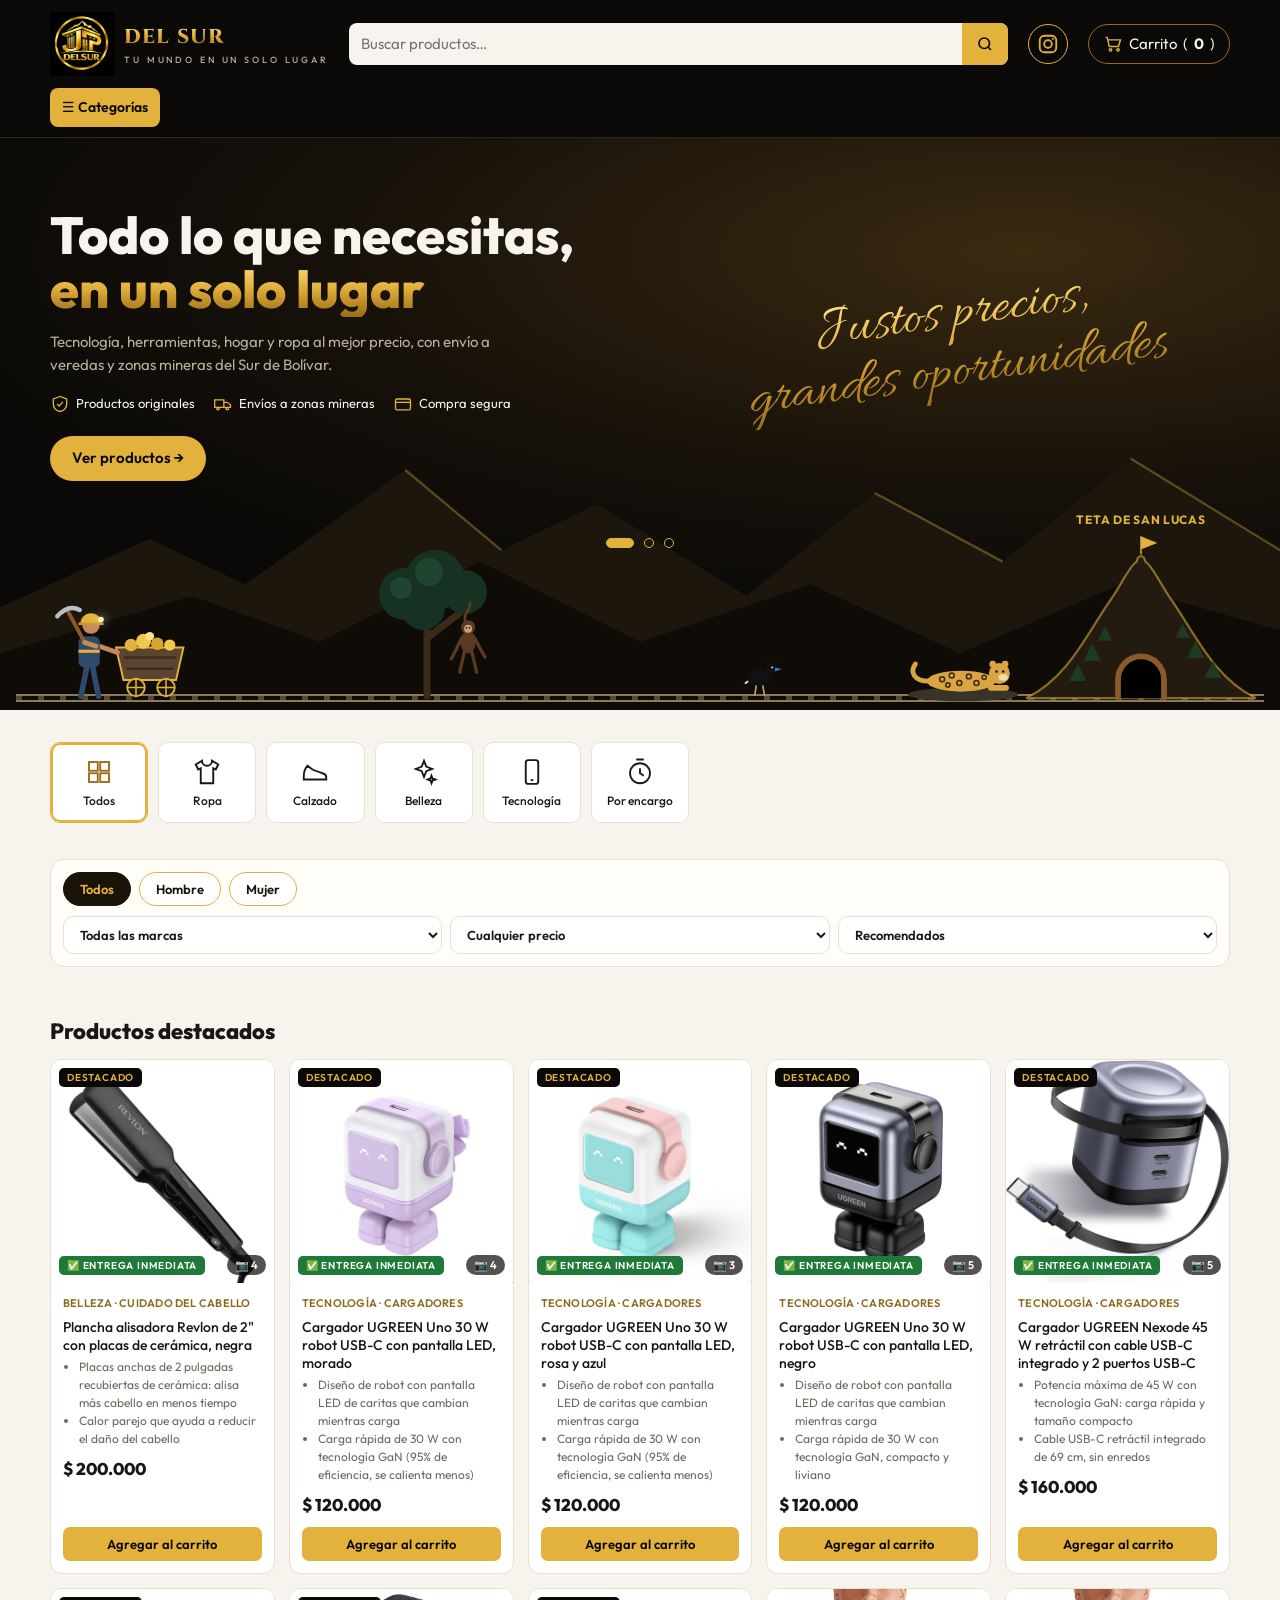
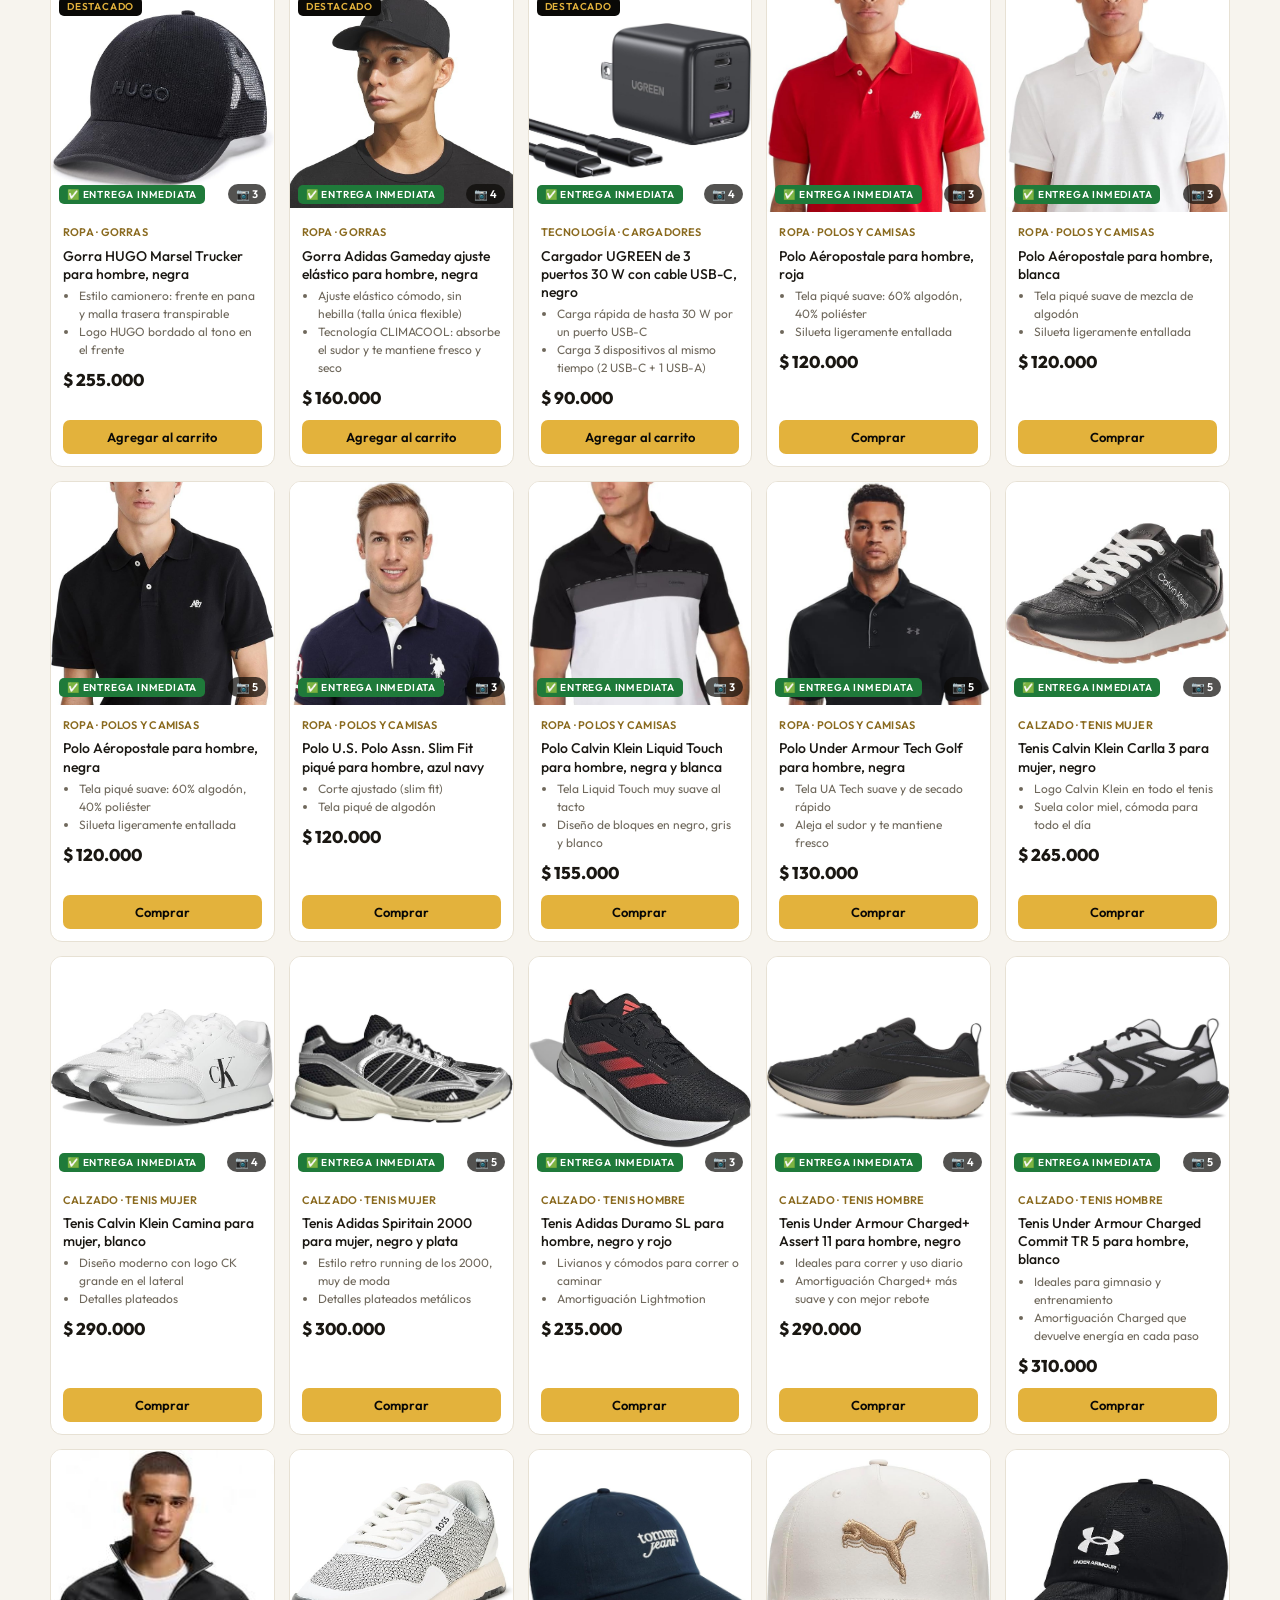
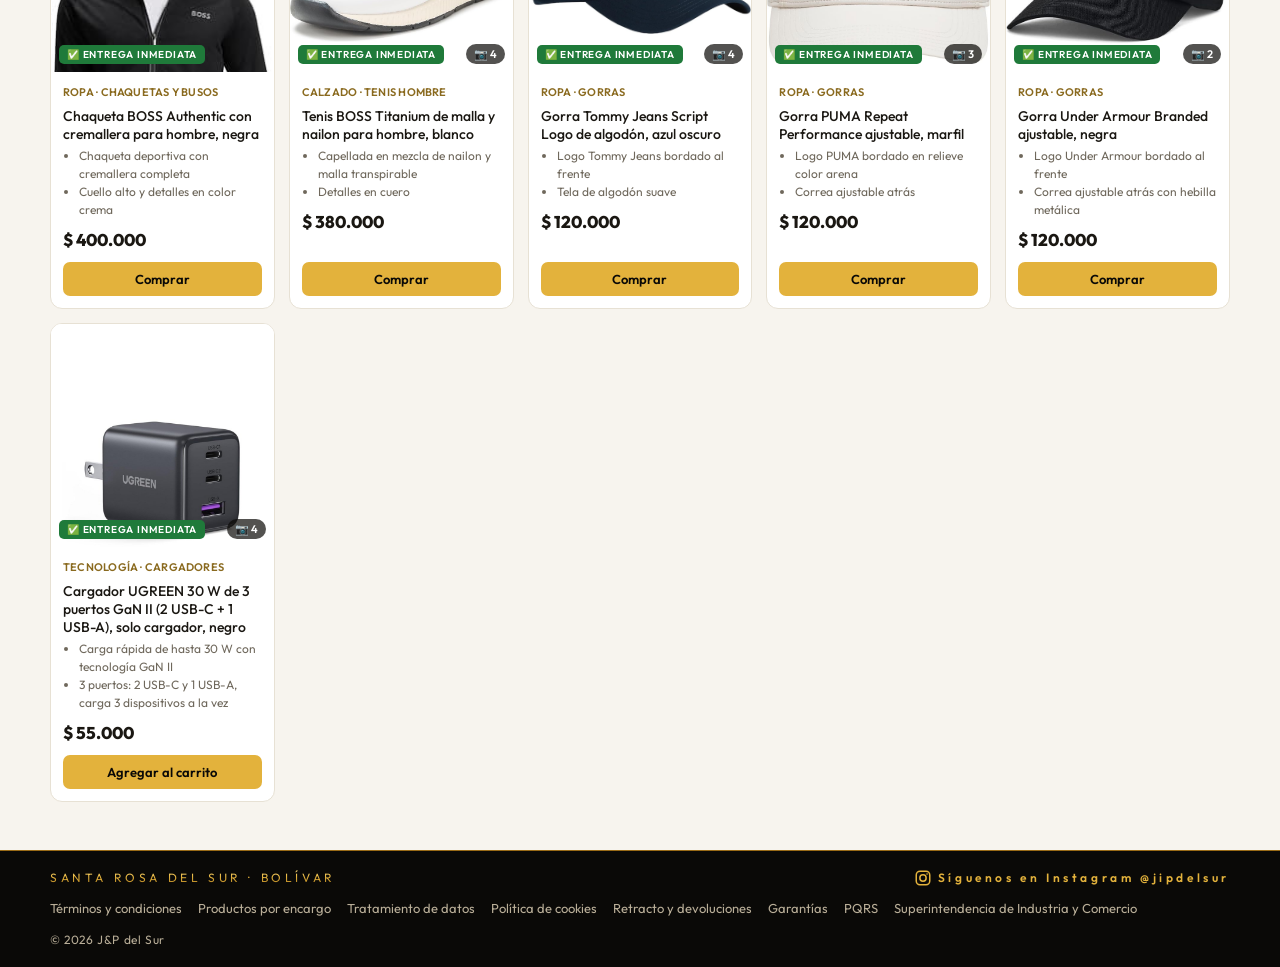
<file: index.html>
<!doctype html>
<html lang="es">
<head>
<meta charset="utf-8">
<meta name="viewport" content="width=device-width, initial-scale=1, viewport-fit=cover">
<title>J&amp;P del Sur · Tu mundo en un solo lugar</title>
<meta name="description" content="Tecnología, herramientas, hogar y ropa al mejor precio, con envío a veredas y zonas mineras del Sur de Bolívar.">
<meta name="theme-color" content="#0a0907">
<link rel="icon" href="favicon.png" type="image/png">
<link rel="apple-touch-icon" href="img/logo-180.png">
<link rel="preconnect" href="https://fonts.googleapis.com">
<link rel="preconnect" href="https://fonts.gstatic.com" crossorigin>
<link rel="stylesheet" href="https://fonts.googleapis.com/css2?family=Cinzel:wght@600;800&family=Outfit:wght@400;500;600;800&family=Allura&display=swap">
<link rel="stylesheet" href="styles.css?v=202610200257">
<link rel="stylesheet" href="mina.css?v=202610200257">
</head>
<body>

<svg width="0" height="0" style="position:absolute" aria-hidden="true">
  <defs>
    <linearGradient id="g" x1="0" y1="0" x2="0" y2="1"><stop offset="0" stop-color="#ffe08a"/><stop offset=".5" stop-color="#e3b23c"/><stop offset="1" stop-color="#9a6b17"/></linearGradient>
    <symbol id="mark" viewBox="0 0 120 92">
      <path d="M20 30 L52 12 L60 4 L66 10 L74 8 L100 30 Z" fill="url(#g)"/>
      <rect x="12" y="30" width="96" height="6" rx="1" fill="url(#g)"/>
      <text x="60" y="84" text-anchor="middle" font-family="Cinzel,Georgia,serif" font-weight="800" font-size="52" fill="url(#g)" letter-spacing="-2">J&amp;P</text>
      <path d="M4 88 Q60 78 116 88" stroke="url(#g)" stroke-width="2" fill="none"/>
    </symbol>
  </defs>
</svg>

<header class="gutter">
  <div class="in top">
    <a class="logo" href="#inicio" aria-label="J&amp;P del Sur, inicio">
      <img src="img/logo-180.png" alt="J&amp;P del Sur" width="64" height="64">
      <span class="name"><b class="goldtxt">DEL SUR</b><span>TU MUNDO EN UN SOLO LUGAR</span></span>
    </a>
    <form class="search" role="search" id="buscar">
      <input id="q" type="search" placeholder="Buscar productos…" aria-label="Buscar productos">
      <button aria-label="Buscar"><svg width="18" height="18" viewBox="0 0 24 24" fill="none" stroke="#0a0907" stroke-width="2.2"><circle cx="11" cy="11" r="7"/><path d="m20 20-4-4"/></svg></button>
    </form>
    <a class="igbtn" href="https://www.instagram.com/jipdelsur/" target="_blank" rel="noopener" aria-label="Instagram de J&amp;P del Sur" title="Síguenos en Instagram"><svg viewBox="0 0 24 24" width="22" height="22" fill="none" stroke="currentColor" stroke-width="2"><rect x="3" y="3" width="18" height="18" rx="5"/><circle cx="12" cy="12" r="4.2"/><circle cx="17.4" cy="6.6" r="1.1" fill="currentColor" stroke="none"/></svg></a>
    <button class="cartbtn" id="abrirCarrito" type="button" aria-label="Abrir carrito">
      <svg viewBox="0 0 24 24"><path d="M3 4h2l2.5 11h11L21 7H6.5"/><circle cx="9" cy="19" r="1.5"/><circle cx="18" cy="19" r="1.5"/></svg>
      <span class="ct">Carrito</span> (<b id="nCart">0</b>)
    </button>
  </div>
  <nav class="in cats" id="nav" aria-label="Categorías"></nav>
</header>

<section class="hero gutter" id="inicio">
  <svg class="mtn" viewBox="0 0 1200 300" preserveAspectRatio="none" aria-hidden="true">
    <path d="M0 300 L0 210 L140 150 L230 190 L380 90 L470 160 L560 120 L700 200 L820 110 L940 170 L1060 80 L1200 160 L1200 300 Z" fill="#1c160d"/>
    <path d="M0 300 L0 250 L180 200 L300 240 L450 170 L600 240 L760 190 L900 250 L1050 190 L1200 230 L1200 300 Z" fill="#0f0c08"/>
    <path d="M380 90 L470 160 M1060 80 L1200 160 M820 110 L940 170" stroke="#e3b23c" stroke-opacity=".35" stroke-width="2" fill="none"/>
  </svg>
  <div class="in slides" id="slides" aria-roledescription="carrusel">
    <div class="slide on" aria-roledescription="panel" aria-label="1 de 3">
      <div>
        <h1 class="a1">Todo lo que necesitas, <span class="goldtxt">en un solo lugar</span></h1>
        <p class="a2">Tecnología, herramientas, hogar y ropa al mejor precio, con envío a veredas y zonas mineras del Sur de Bolívar.</p>
        <div class="trust a3">
          <span><svg viewBox="0 0 24 24"><path d="M12 3 4 6v6c0 5 3.5 8 8 9 4.5-1 8-4 8-9V6z"/><path d="m8.5 12 2.5 2.5 4.5-5"/></svg>Productos originales</span>
          <span><svg viewBox="0 0 24 24"><path d="M2 7h11v9H2zM13 10h4l4 3v3h-8"/><circle cx="6" cy="17.5" r="1.5"/><circle cx="17" cy="17.5" r="1.5"/></svg>Envíos a zonas mineras</span>
          <span><svg viewBox="0 0 24 24"><rect x="3" y="6" width="18" height="13" rx="2"/><path d="M3 10h18"/></svg>Compra segura</span>
        </div>
        <a class="cta a4" href="#vitrina">Ver productos →</a>
      </div>
      <div class="slogan goldtxt a2">Justos precios,<br>grandes oportunidades</div>
    </div>
    <div class="slide sur" aria-roledescription="panel" aria-label="2 de 3" aria-hidden="true">
      <div>
        <h2 class="big a1">Hecho con orgullo en el <span class="goldtxt">Sur de Bolívar</span></h2>
        <p class="a2">A los pies de la Teta de San Lucas, entre minas, veredas y montaña, nació J&amp;P del Sur: para que lo mejor del mundo llegue a nuestra tierra.</p>
        <div class="fauna a3">
          <span>🐆 Jaguar</span><span>🐦 Paujil de pico azul</span><span>🐒 Mono araña</span><span>⛏️ Tierra de oro</span>
        </div>
        <a class="cta a4" href="#vitrina">Ver productos →</a>
      </div>
      <figure class="postal a2">
        <svg viewBox="0 0 400 300" role="img" aria-label="Ilustración de la Teta de San Lucas al amanecer">
          <defs>
            <linearGradient id="cielo" x1="0" y1="0" x2="0" y2="1"><stop offset="0" stop-color="#1d2b4a"/><stop offset=".55" stop-color="#c9773a"/><stop offset="1" stop-color="#f2c46b"/></linearGradient>
            <linearGradient id="teta" x1="0" y1="0" x2="0" y2="1"><stop offset="0" stop-color="#2f4a3a"/><stop offset="1" stop-color="#14231a"/></linearGradient>
          </defs>
          <rect width="400" height="300" fill="url(#cielo)"/>
          <circle cx="300" cy="150" r="34" fill="#ffe3a0" opacity=".9"/>
          <path d="M0 210 C60 190 90 170 130 175 C170 180 200 150 250 160 C300 170 340 150 400 165 V300 H0Z" fill="#3a4f5c" opacity=".55"/>
          <path d="M60 300 C110 250 140 190 170 130 C182 105 190 82 196 72 C197 62 205 62 206 72 C212 82 220 105 232 130 C262 190 292 250 342 300Z" fill="url(#teta)"/>
          <path d="M196 72 C197 62 205 62 206 72" stroke="#f2c46b" stroke-width="2" fill="none" opacity=".7"/>
          <path d="M0 240 C70 225 120 245 180 238 C250 230 320 250 400 235 V300 H0Z" fill="#16261b"/>
          <path d="M0 270 C80 258 150 275 220 266 C290 258 340 272 400 262 V300 H0Z" fill="#0d1710"/>
          <g fill="#0d1710"><path d="M30 262 l8 -22 l8 22z"/><path d="M48 266 l6 -16 l6 16z"/><path d="M352 258 l8 -24 l8 24z"/><path d="M372 262 l6 -16 l6 16z"/></g>
          <g stroke="#0d1710" stroke-width="2" fill="none"><path d="M90 110 q5 -5 10 0 q5 -5 10 0"/><path d="M120 95 q4 -4 8 0 q4 -4 8 0"/></g>
        </svg>
        <figcaption>Teta de San Lucas · Serranía de San Lucas</figcaption>
      </figure>
    </div>
    <div class="slide" aria-roledescription="panel" aria-label="3 de 3" aria-hidden="true">
      <div>
        <h2 class="big a1">Envíos <span class="goldtxt">a toda Colombia</span></h2>
        <p class="a2">Llegamos también a veredas, corregimientos y minas del Sur de Bolívar.</p>
        <ul class="envlist a3">
          <li><b>Santa Rosa del Sur</b> · envío gratis el mismo día</li>
          <li><b>Veredas y minas</b> · con transportador local</li>
          <li><b>Resto del país</b> · eliges tu departamento y municipio en el carrito</li>
        </ul>
        <a class="cta a4" href="#vitrina">Ver productos →</a>
      </div>
      <div class="truck a2"><img class="mk" src="img/logo.png" alt="" width="200" height="200"></div>
    </div>
  </div>
  <div class="dots" id="dots" role="tablist" aria-label="Paneles"></div>
  <div class="mina" id="mina">
    <div class="birds" aria-hidden="true"><i></i><i></i><i></i></div>
    <div class="riel" aria-hidden="true"></div>
    <div class="arbol" aria-hidden="true">
      <svg viewBox="0 0 140 150"><path d="M62 150 V70 M62 92 L104 60" stroke="#3b2a18" stroke-width="7" stroke-linecap="round"/><g fill="#173222"><circle cx="40" cy="48" r="26"/><circle cx="70" cy="34" r="30"/><circle cx="100" cy="46" r="22"/><circle cx="58" cy="62" r="22"/></g><g fill="#1f4430"><circle cx="64" cy="26" r="14"/><circle cx="36" cy="42" r="11"/></g></svg>
    </div>
    <button type="button" class="animal mono" data-k="mono" aria-label="Mono araña café: toca para ver un dato">
      <svg viewBox="0 0 60 92" aria-hidden="true"><path d="M30 0 C31 9 22 10 25 20" stroke="#5b3a22" stroke-width="3" fill="none" stroke-linecap="round"/><g stroke="#5b3a22" stroke-width="3.5" stroke-linecap="round"><path d="M22 36 L10 60"/><path d="M34 36 L46 58"/><path d="M24 52 L19 74"/><path d="M32 52 L37 74"/></g><ellipse cx="28" cy="42" rx="8" ry="12" fill="#5b3a22"/><circle cx="28" cy="26" r="7.5" fill="#5b3a22"/><circle cx="28" cy="27.5" r="4.3" fill="#c9a27a"/><circle cx="26.4" cy="26.5" r=".9" fill="#1a1008"/><circle cx="29.6" cy="26.5" r=".9" fill="#1a1008"/></svg>
    </button>
    <button type="button" class="animal paujil" data-k="paujil" aria-label="Paujil de pico azul: toca para ver un dato">
      <svg viewBox="0 0 54 50" aria-hidden="true"><path d="M33 9 q2 -6 5 -2 q2 -5 5 -1 q2 -4 4 0" stroke="#111" stroke-width="2.4" fill="none" stroke-linecap="round"/><ellipse cx="24" cy="27" rx="15" ry="10" fill="#111"/><path d="M9 26 L2 36 L12 32Z" fill="#111"/><path d="M6 34 L10 31" stroke="#f4f0e6" stroke-width="2"/><circle cx="38" cy="15" r="6.5" fill="#111"/><path d="M43 14 L51 16 L43 19Z" fill="#3b7bd4"/><circle cx="39.5" cy="14" r="1.1" fill="#f4f0e6"/><path d="M20 36 L18 49 M28 36 L30 49" stroke="#b9a37a" stroke-width="2"/></svg>
    </button>
    <button type="button" class="animal jaguar" data-k="jaguar" aria-label="Jaguar: toca para ver un dato">
      <svg viewBox="0 0 130 60" aria-hidden="true"><ellipse cx="62" cy="54" rx="58" ry="7" fill="#3a3328"/><path class="cola" d="M26 40 C10 40 6 30 12 22" stroke="#d9a441" stroke-width="5" fill="none" stroke-linecap="round"/><ellipse cx="60" cy="40" rx="36" ry="11" fill="#d9a441"/><rect x="88" y="44" width="22" height="6" rx="3" fill="#d9a441"/><g class="cabeza"><circle cx="100" cy="32" r="11" fill="#d9a441"/><circle cx="93" cy="22" r="3.5" fill="#d9a441"/><circle cx="106" cy="22" r="3.5" fill="#d9a441"/><ellipse cx="104" cy="36" rx="5" ry="3.5" fill="#f2dcae"/><circle cx="97" cy="30" r="1.3" fill="#1a1008"/><circle cx="104" cy="30" r="1.3" fill="#1a1008"/></g><g fill="none" stroke="#3b2a12" stroke-width="1.6"><circle cx="40" cy="38" r="2.6"/><circle cx="50" cy="34" r="2.6"/><circle cx="58" cy="42" r="2.6"/><circle cx="68" cy="35" r="2.6"/><circle cx="76" cy="42" r="2.6"/><circle cx="84" cy="36" r="2.2"/><circle cx="46" cy="44" r="2.2"/></g></svg>
    </button>
    <button type="button" class="pico" data-k="teta" aria-label="Teta de San Lucas: toca para ver un dato">
      <svg viewBox="0 0 160 110" aria-hidden="true">
        <path d="M0 110 C30 96 44 62 60 40 C68 28 72 18 77 15 C78 10 82 10 83 15 C88 18 92 28 100 40 C116 62 130 96 160 110 Z" fill="#241b10" stroke="#e3b23c" stroke-opacity=".55" stroke-width="1.5"/>
        <path d="M40 84 l6 -12 l6 12z M112 82 l6 -12 l6 12z M50 70 l5 -10 l5 10z M104 68 l5 -10 l5 10z M30 98 l6 -12 l6 12z M124 96 l6 -12 l6 12z" fill="#1f3a22"/>
        <path d="M64 110 V97 a16 16 0 0 1 32 0 V110" fill="#000" stroke="#8a5a2b" stroke-width="4"/>
        <path d="M80 10 V-2 l10 4 l-10 4" fill="#e3b23c" stroke="#e3b23c" stroke-width="1"/>
      </svg>
      <span>Teta de San Lucas</span>
    </button>
    <button type="button" class="minero" id="minero" aria-label="Toca al minero para picar oro">
      <svg viewBox="0 0 120 80" aria-hidden="true">
        <g class="piernas"><path class="p1" d="M37 52 L32 77" /><path class="p2" d="M41 52 L46 77" /></g>
        <g class="carro">
          <path d="M60 38 H114 L108 64 H66 Z" fill="#5a4630" stroke="#e3b23c" stroke-width="1.5"/>
          <path d="M66 46 H108 M68 55 H106" stroke="#3b2d1d" stroke-width="2"/>
          <circle cx="72" cy="36" r="5" fill="#e3b23c"/><circle cx="82" cy="33" r="6" fill="#f2c84b"/><circle cx="93" cy="35" r="5" fill="#d9a531"/><circle cx="103" cy="36" r="4.5" fill="#f2c84b"/><circle cx="87" cy="29" r="3.5" fill="#ffe08a"/>
          <g class="rueda" style="transform-origin:76px 70px"><circle cx="76" cy="70" r="7" fill="#1a140c" stroke="#e3b23c" stroke-width="1.5"/><path d="M69 70 H83 M76 63 V77" stroke="#e3b23c" stroke-width="1.2"/></g>
          <g class="rueda" style="transform-origin:100px 70px"><circle cx="100" cy="70" r="7" fill="#1a140c" stroke="#e3b23c" stroke-width="1.5"/><path d="M93 70 H107 M100 63 V77" stroke="#e3b23c" stroke-width="1.2"/></g>
        </g>
        <path d="M44 36 L61 42" stroke="#c68a5a" stroke-width="4" stroke-linecap="round"/>
        <rect x="30" y="29" width="17" height="25" rx="5" fill="#2f4a6b"/>
        <path d="M30 41 H47" stroke="#e3b23c" stroke-width="2.5"/>
        <circle cx="40" cy="20" r="7" fill="#c68a5a"/>
        <path d="M31.5 19 a8.5 8.5 0 0 1 17 0 Z" fill="#e3b23c"/><path d="M30 19 H50" stroke="#c99a2e" stroke-width="2"/>
        <circle class="lampara" cx="48" cy="15.5" r="2.2" fill="#fff6c0"/>
        <g class="pica" style="transform-origin:35px 34px">
          <path d="M35 34 L22 10" stroke="#8a5a2b" stroke-width="3" stroke-linecap="round"/>
          <path d="M13 13 Q22 3 31 8" stroke="#b9c0c7" stroke-width="3.5" fill="none" stroke-linecap="round"/>
          <path d="M35 34 L44 37" stroke="#c68a5a" stroke-width="4" stroke-linecap="round"/>
        </g>
      </svg>
    </button>
    <div class="oro" id="oro" aria-live="polite" hidden>✨ <b>0</b> pepitas</div>
    <div class="dato" id="dato" role="status"></div>
  </div>
</section>

<main class="light gutter">
  <div class="in">
    <div class="icons" id="icons"></div>
    <div class="filtros" id="filtros" role="search" aria-label="Filtrar productos">
      <div class="f-gen" id="f-gen" role="group" aria-label="Género" hidden></div>
      <div class="f-sel">
        <select id="marca" aria-label="Marca" hidden></select>
        <select id="f-precio" aria-label="Precio"></select>
        <select id="f-orden" aria-label="Ordenar"><option value="">Recomendados</option><option value="menor">Menor precio</option><option value="mayor">Mayor precio</option></select>
        <button type="button" id="f-limpiar" class="f-limpiar" hidden>✕ Limpiar filtros</button>
      </div>
    </div>
    <section id="hot" class="hot" hidden>
      <div class="sec-h"><h2>🔥 Ofertas de hoy</h2><small>Bajo pedido · apártalos con un abono</small></div>
      <div class="hot-cats" id="hot-cats" hidden></div>
      <div class="hot-row" id="hot-grid"></div>
      <button type="button" class="hot-mas" id="hot-mas" hidden></button>
    </section>
    <section id="vitrina">
      <div class="sec-h"><h2 id="titulo">Productos destacados</h2></div>
      <div class="enc-intro" id="enc-intro" hidden></div>
      <div class="grid" id="grid"><p class="empty">Cargando productos…</p></div>
    </section>
  </div>
</main>

<footer class="gutter">
  <div class="in">
    <span class="goldtxt">SANTA ROSA DEL SUR · BOLÍVAR</span>
    <a class="ig" href="https://www.instagram.com/jipdelsur/" target="_blank" rel="noopener"><svg viewBox="0 0 24 24" width="18" height="18" fill="none" stroke="currentColor" stroke-width="2"><rect x="3" y="3" width="18" height="18" rx="5"/><circle cx="12" cy="12" r="4.2"/><circle cx="17.4" cy="6.6" r="1.1" fill="currentColor" stroke="none"/></svg> Síguenos en Instagram @jipdelsur</a>
    <nav class="legal" aria-label="Información legal">
      <a href="legal.html#terminos">Términos y condiciones</a>
      <a href="legal.html#encargo">Productos por encargo</a>
      <a href="legal.html#privacidad">Tratamiento de datos</a>
      <a href="legal.html#cookies">Política de cookies</a>
      <a href="legal.html#retracto">Retracto y devoluciones</a>
      <a href="legal.html#garantias">Garantías</a>
      <a href="legal.html#pqrs">PQRS</a>
      <a href="https://www.sic.gov.co" target="_blank" rel="noopener">Superintendencia de Industria y Comercio</a>
    </nav>
    <span id="anio"></span>
  </div>
</footer>

<!-- Visor de fotos en grande -->
<dialog id="visor" aria-label="Fotos del producto">
  <button class="v-cerrar" id="v-cerrar" type="button" aria-label="Cerrar fotos">×</button>
  <div class="v-gal" id="v-gal"></div>
  <span class="v-num" id="v-num"></span>
</dialog>

<!-- Detalle de producto -->
<dialog id="detalle" aria-labelledby="d-nombre">
  <button class="cerrar" type="button" data-close aria-label="Cerrar">×</button>
  <div class="det">
    <div class="gal"><div class="gal-main" id="d-main"></div><div class="gal-th" id="d-th"></div></div>
    <div class="info">
      <span class="cat" id="d-cat"></span>
      <h2 id="d-nombre"></h2>
      <small class="ref" id="d-cod"></small>
      <div class="price big" id="d-precio"></div>
      <ul class="specs" id="d-specs"></ul>
      <div class="enc-info" id="d-enc" hidden></div>
      <p class="gar" id="d-gar"></p>
      <div class="tallas" id="d-tallas" hidden></div>
      <div class="qty"><button type="button" id="d-menos" aria-label="Menos">−</button><span id="d-cant">1</span><button type="button" id="d-mas" aria-label="Más">+</button></div>
      <button class="btn" type="button" id="d-agregar">Agregar al carrito</button>
      <button class="btn ghost" type="button" id="d-ws">Preguntar por WhatsApp</button>
    </div>
  </div>
</dialog>

<!-- Carrito -->
<dialog id="listo" aria-labelledby="l-tit">
  <img id="l-foto" alt="" hidden>
  <p class="l-ok" id="l-tit">✨ ¡Agregado a tu carrito!</p>
  <p id="l-nombre"></p>
  <div class="l-bts"><button type="button" id="l-seguir" class="l-sec">Seguir comprando</button><button type="button" id="l-carrito" class="l-pri">🛒 Ir al carrito</button></div>
</dialog>

<dialog id="carrito" class="drawer" aria-labelledby="c-tit">
  <button class="cerrar" type="button" data-close aria-label="Cerrar">×</button>
  <h2 id="c-tit">Tu pedido</h2>
  <div id="c-items"></div>
  <form id="c-form" class="c-form">
    <fieldset class="destino" id="c-dest"><legend>🚚 ¿A dónde enviamos?</legend>
      <label class="op"><input type="radio" name="c-tipo" value="sr" checked> <span><b>Santa Rosa del Sur</b> · casco urbano <em>Gratis</em></span></label>
      <label class="op"><input type="radio" name="c-tipo" value="ver"> <span><b>Vereda, corregimiento o mina</b> de Santa Rosa</span></label>
      <select id="c-ver" hidden></select>
      <label class="op"><input type="radio" name="c-tipo" value="nac"> <span><b>Envío nacional</b> · otro municipio de Colombia</span></label>
      <div class="nac" id="c-nac" hidden><select id="c-dep" aria-label="Departamento"></select><select id="c-mun" aria-label="Municipio"></select></div>
      <small id="c-envinfo">El valor del envío se suma al total.</small>
    </fieldset>
    <label for="c-nombre">Nombre completo<input id="c-nombre" autocomplete="name" placeholder="Nombres y apellidos" required></label>
    <label for="c-dir">Dirección, vereda o mina<input id="c-dir" autocomplete="address-line1" placeholder="Ej. Calle 5 # 3-20 o Mina La Esperanza" required></label>
    <label for="c-dir2">Dirección complementaria <span class="opc">(opcional)</span><input id="c-dir2" autocomplete="address-line2" placeholder="Barrio, casa, punto de referencia"></label>
    <label for="c-pago">Forma de pago<select id="c-pago"></select></label>
    <div class="tot" id="c-tot"></div>
    <label class="check" for="c-acepto"><input id="c-acepto" type="checkbox" required> <span>Acepto los <a href="legal.html#terminos" target="_blank">términos y condiciones</a> y autorizo el <a href="legal.html#privacidad" target="_blank">tratamiento de mis datos</a> para gestionar mi pedido.</span></label>
    <button class="btn" type="submit">Enviar pedido por WhatsApp</button>
    <p class="nota">Precios en pesos con IVA incluido. Te confirmamos disponibilidad y valor final del envío por WhatsApp. Tienes 5 días hábiles de retracto desde que recibes el producto.</p>
  </form>
</dialog>

<script src="config.js?v=202610200257"></script>
<script src="envios.js?v=202610200257"></script>
<script src="app.js?v=202610200257"></script>
<script src="mina.js?v=202610200257"></script>
</body>
</html>
</file>
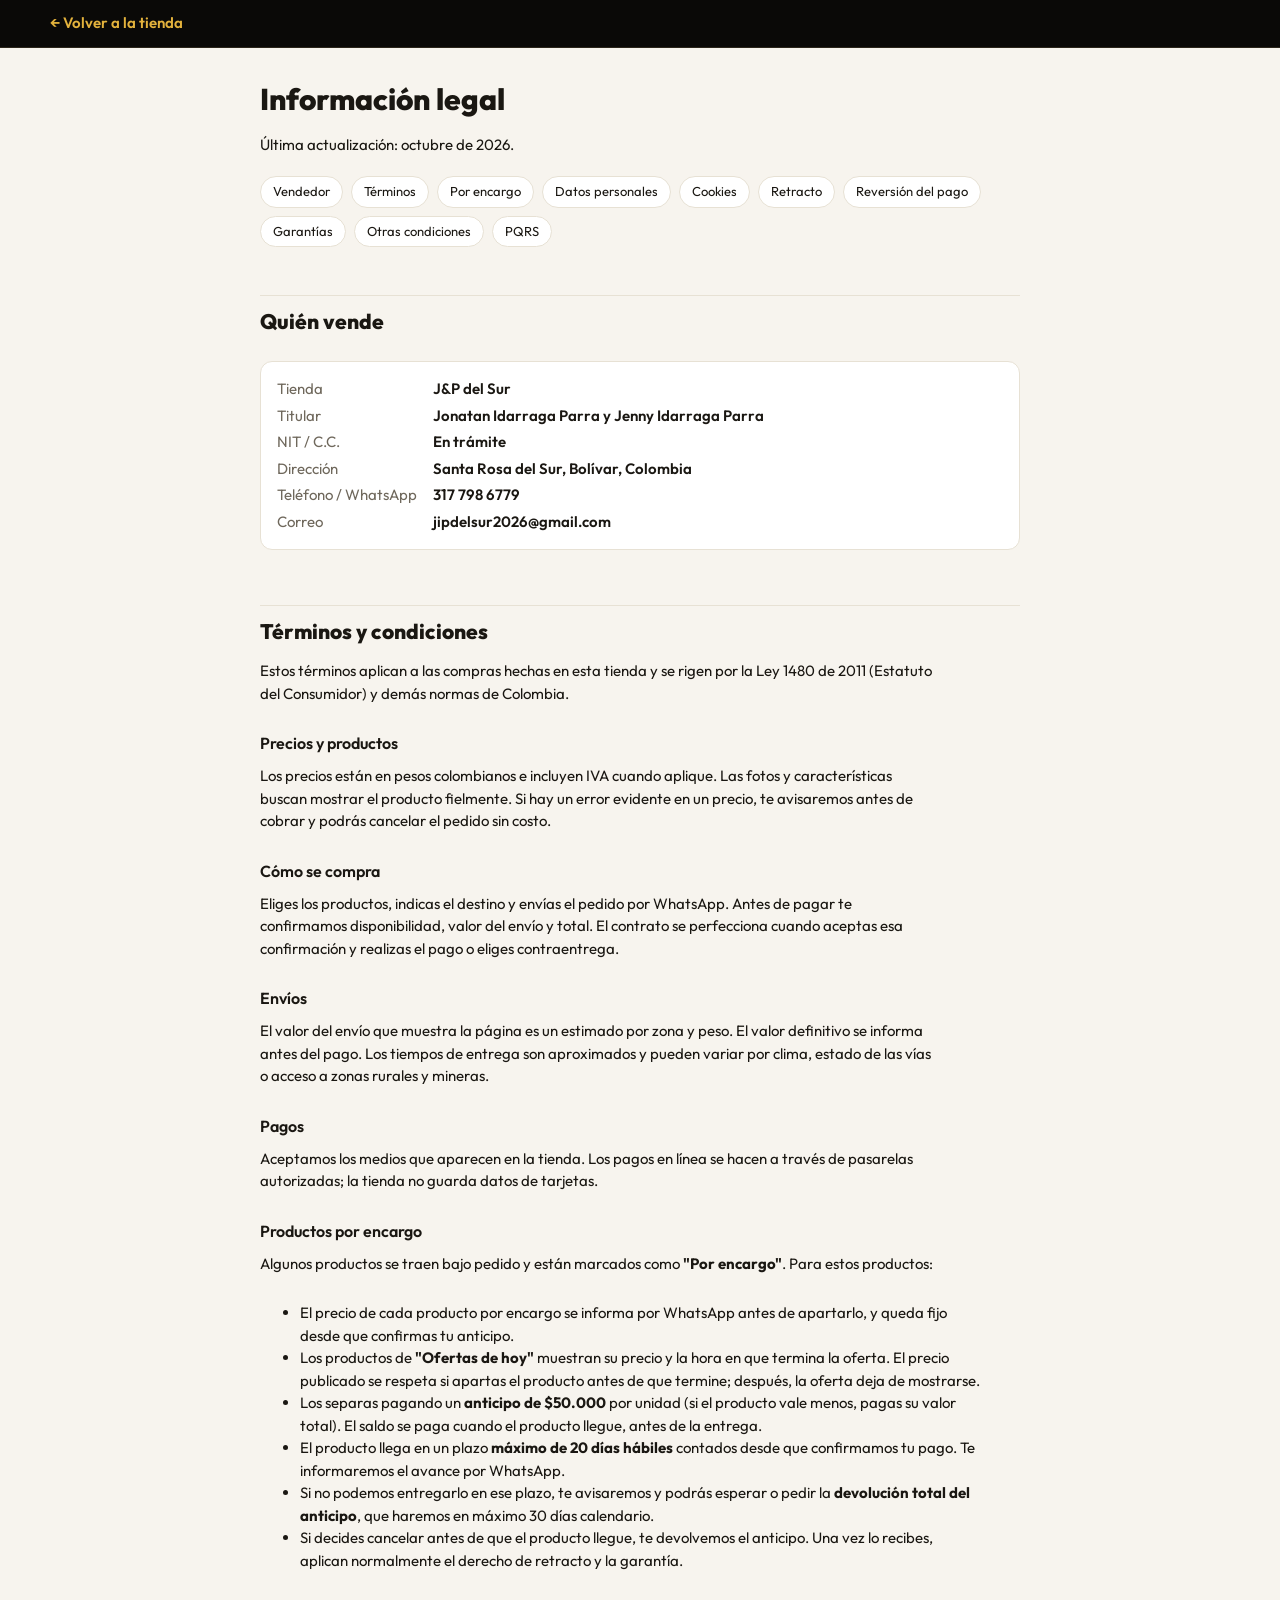
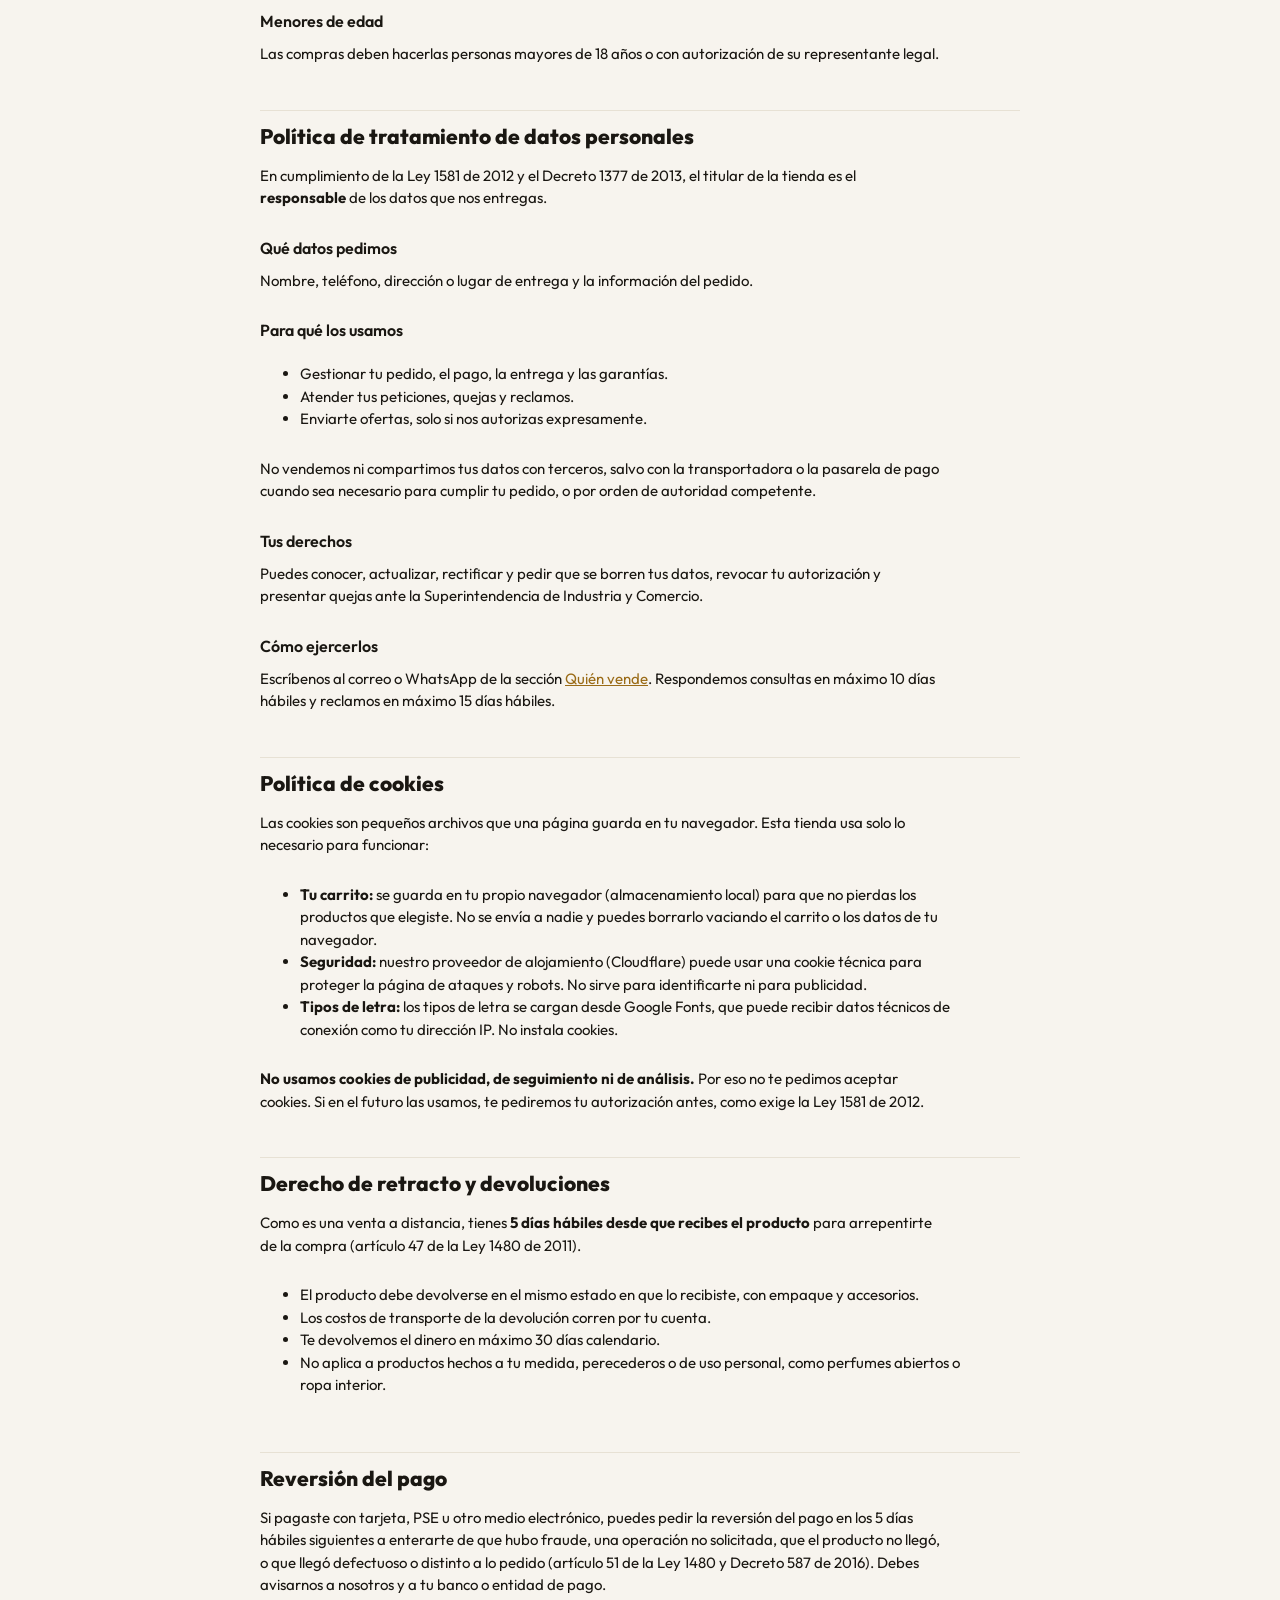
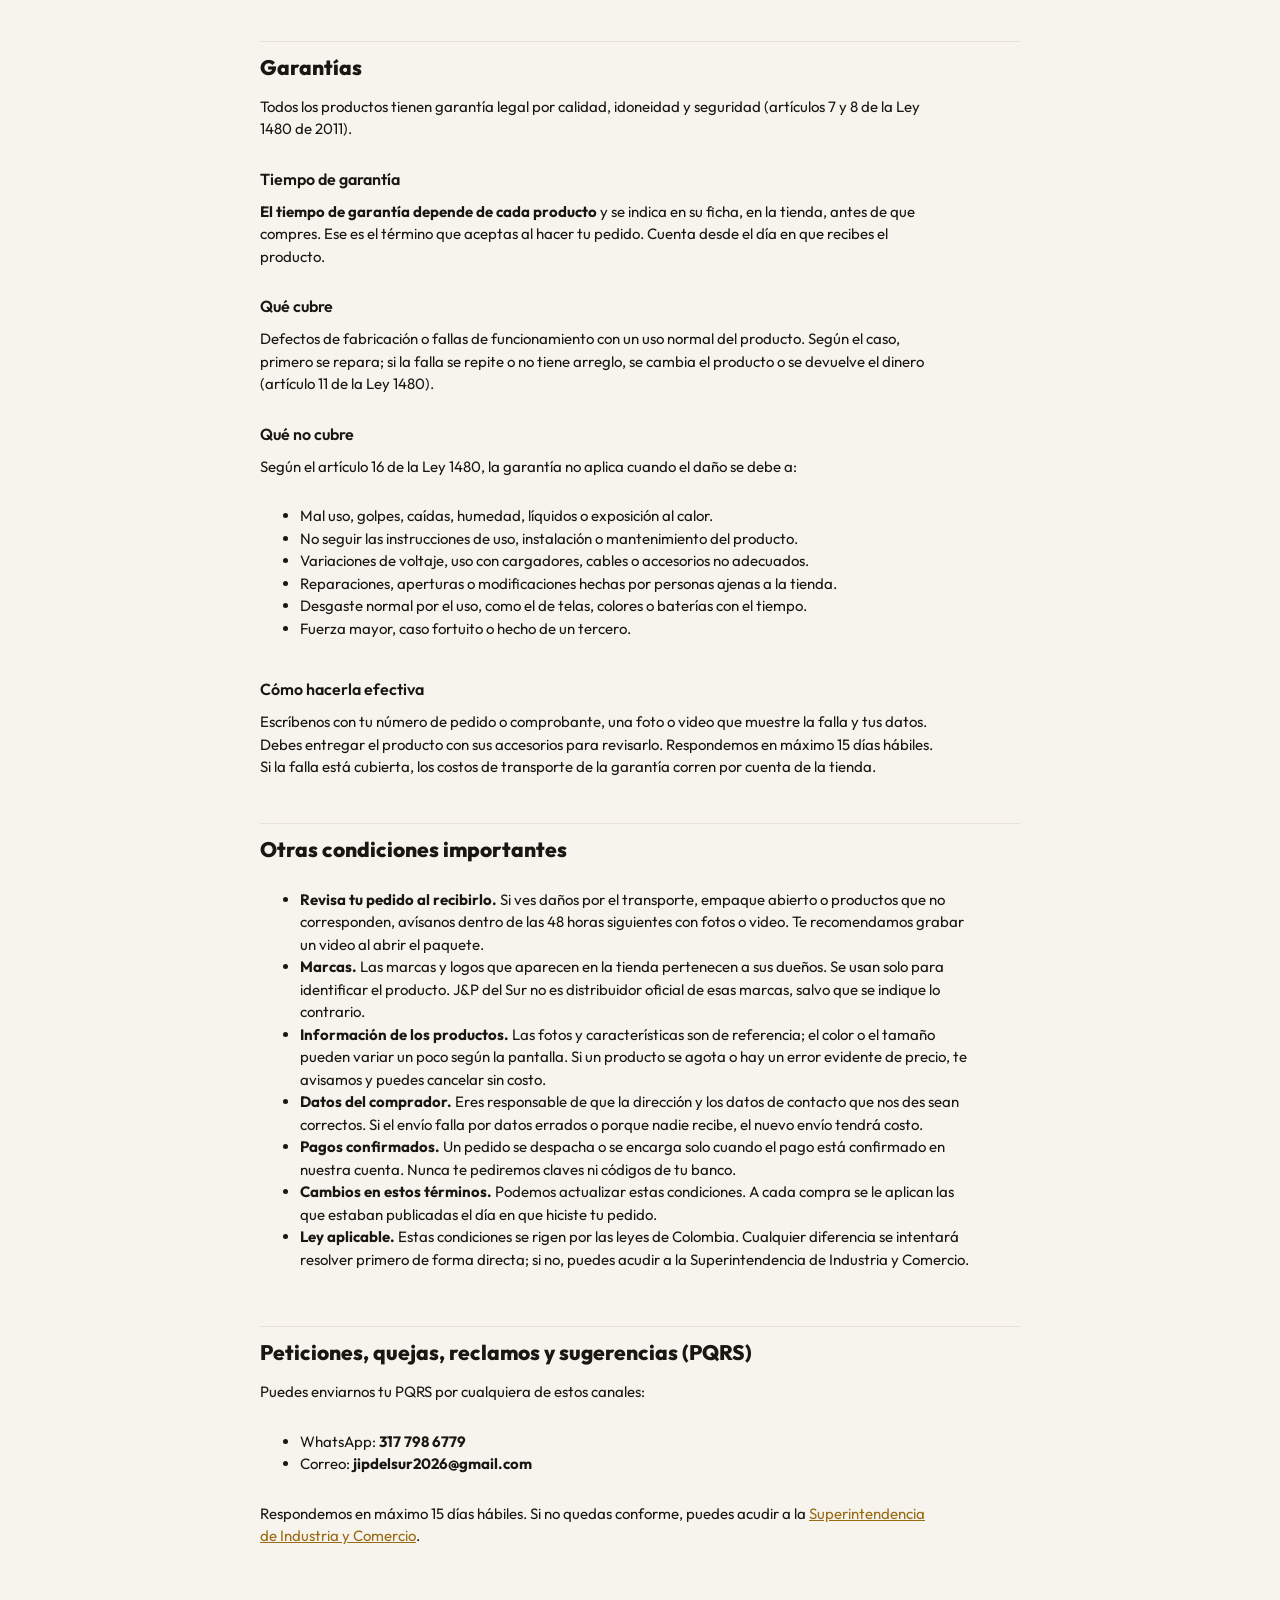
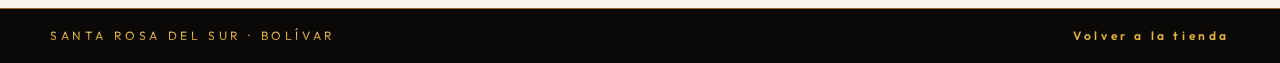
<file: legal.html>
<!doctype html>
<html lang="es">
<head>
<meta charset="utf-8">
<meta name="viewport" content="width=device-width, initial-scale=1, viewport-fit=cover">
<title>Información legal · J&amp;P del Sur</title>
<meta name="theme-color" content="#0a0907">
<link rel="icon" href="favicon.png" type="image/png">
<link rel="apple-touch-icon" href="img/logo-180.png">
<link rel="stylesheet" href="https://fonts.googleapis.com/css2?family=Cinzel:wght@800&family=Outfit:wght@400;600;800&display=swap">
<link rel="stylesheet" href="styles.css?v=202610200257">
<style>
  .doc{background:var(--cream);color:var(--ink);padding-block:32px 56px}
  .doc .in{max-width:760px;display:grid;gap:8px}
  .doc h1{font:800 30px var(--f-body);margin:0 0 4px}
  .doc h2{font:800 21px var(--f-body);margin:32px 0 4px;padding-top:12px;border-top:1px solid var(--soft);scroll-margin-top:90px}
  .doc h3{font:600 16px var(--f-body);margin:16px 0 0}
  .doc p,.doc li{max-width:68ch}
  .doc p{margin:4px 0}
  .doc a{color:var(--gold-lo)}
  .ficha{background:#fff;border:1px solid var(--soft);border-radius:12px;padding:16px;display:grid;grid-template-columns:auto 1fr;gap:4px 16px}
  .ficha dt{color:var(--muted)} .ficha dd{margin:0;font-weight:600;min-width:0;overflow-wrap:anywhere}
  .toc{display:flex;flex-wrap:wrap;gap:8px;margin:8px 0}
  .toc a{border:1px solid var(--soft);background:#fff;border-radius:999px;padding:5px 12px;text-decoration:none;color:var(--ink);font-size:13px}
  .back{color:var(--gold);text-decoration:none;font-weight:600}
</style>
</head>
<body>
<header class="gutter"><div class="in top"><a class="back" href="index.html">← Volver a la tienda</a></div></header>

<main class="doc gutter"><div class="in">
  <h1>Información legal</h1>
  <p>Última actualización: <span id="fecha">octubre de 2026</span>.</p>
  <nav class="toc" aria-label="Secciones">
    <a href="#vendedor">Vendedor</a><a href="#terminos">Términos</a><a href="#encargo">Por encargo</a><a href="#privacidad">Datos personales</a><a href="#cookies">Cookies</a><a href="#retracto">Retracto</a><a href="#reversion">Reversión del pago</a><a href="#garantias">Garantías</a><a href="#responsabilidad">Otras condiciones</a><a href="#pqrs">PQRS</a>
  </nav>

  <h2 id="vendedor">Quién vende</h2>
  <dl class="ficha">
    <dt>Tienda</dt><dd data-e="nombre"></dd>
    <dt>Titular</dt><dd data-e="titular"></dd>
    <dt>NIT / C.C.</dt><dd data-e="nit"></dd>
    <dt>Dirección</dt><dd data-e="direccion"></dd>
    <dt>Teléfono / WhatsApp</dt><dd data-e="telefono"></dd>
    <dt>Correo</dt><dd data-e="correo"></dd>
  </dl>

  <h2 id="terminos">Términos y condiciones</h2>
  <p>Estos términos aplican a las compras hechas en esta tienda y se rigen por la Ley 1480 de 2011 (Estatuto del Consumidor) y demás normas de Colombia.</p>
  <h3>Precios y productos</h3>
  <p>Los precios están en pesos colombianos e incluyen IVA cuando aplique. Las fotos y características buscan mostrar el producto fielmente. Si hay un error evidente en un precio, te avisaremos antes de cobrar y podrás cancelar el pedido sin costo.</p>
  <h3>Cómo se compra</h3>
  <p>Eliges los productos, indicas el destino y envías el pedido por WhatsApp. Antes de pagar te confirmamos disponibilidad, valor del envío y total. El contrato se perfecciona cuando aceptas esa confirmación y realizas el pago o eliges contraentrega.</p>
  <h3>Envíos</h3>
  <p>El valor del envío que muestra la página es un estimado por zona y peso. El valor definitivo se informa antes del pago. Los tiempos de entrega son aproximados y pueden variar por clima, estado de las vías o acceso a zonas rurales y mineras.</p>
  <h3>Pagos</h3>
  <p>Aceptamos los medios que aparecen en la tienda. Los pagos en línea se hacen a través de pasarelas autorizadas; la tienda no guarda datos de tarjetas.</p>
  <h3 id="encargo">Productos por encargo</h3>
  <p>Algunos productos se traen bajo pedido y están marcados como <strong>"Por encargo"</strong>. Para estos productos:</p>
  <ul>
    <li>El precio de cada producto por encargo se informa por WhatsApp antes de apartarlo, y queda fijo desde que confirmas tu anticipo.</li>
    <li>Los productos de <strong>"Ofertas de hoy"</strong> muestran su precio y la hora en que termina la oferta. El precio publicado se respeta si apartas el producto antes de que termine; después, la oferta deja de mostrarse.</li>
    <li>Los separas pagando un <strong>anticipo de <span data-e="ant"></span></strong> por unidad (si el producto vale menos, pagas su valor total). El saldo se paga cuando el producto llegue, antes de la entrega.</li>
    <li>El producto llega en un plazo <strong>máximo de <span data-e="dias"></span> días hábiles</strong> contados desde que confirmamos tu pago. Te informaremos el avance por WhatsApp.</li>
    <li>Si no podemos entregarlo en ese plazo, te avisaremos y podrás esperar o pedir la <strong>devolución total del anticipo</strong>, que haremos en máximo 30 días calendario.</li>
    <li>Si decides cancelar antes de que el producto llegue, te devolvemos el anticipo. Una vez lo recibes, aplican normalmente el derecho de retracto y la garantía.</li>
  </ul>
  <h3>Menores de edad</h3>
  <p>Las compras deben hacerlas personas mayores de 18 años o con autorización de su representante legal.</p>

  <h2 id="privacidad">Política de tratamiento de datos personales</h2>
  <p>En cumplimiento de la Ley 1581 de 2012 y el Decreto 1377 de 2013, el titular de la tienda es el <strong>responsable</strong> de los datos que nos entregas.</p>
  <h3>Qué datos pedimos</h3>
  <p>Nombre, teléfono, dirección o lugar de entrega y la información del pedido.</p>
  <h3>Para qué los usamos</h3>
  <ul>
    <li>Gestionar tu pedido, el pago, la entrega y las garantías.</li>
    <li>Atender tus peticiones, quejas y reclamos.</li>
    <li>Enviarte ofertas, solo si nos autorizas expresamente.</li>
  </ul>
  <p>No vendemos ni compartimos tus datos con terceros, salvo con la transportadora o la pasarela de pago cuando sea necesario para cumplir tu pedido, o por orden de autoridad competente.</p>
  <h3>Tus derechos</h3>
  <p>Puedes conocer, actualizar, rectificar y pedir que se borren tus datos, revocar tu autorización y presentar quejas ante la Superintendencia de Industria y Comercio.</p>
  <h3>Cómo ejercerlos</h3>
  <p>Escríbenos al correo o WhatsApp de la sección <a href="#vendedor">Quién vende</a>. Respondemos consultas en máximo 10 días hábiles y reclamos en máximo 15 días hábiles.</p>

  <h2 id="cookies">Política de cookies</h2>
  <p>Las cookies son pequeños archivos que una página guarda en tu navegador. Esta tienda usa solo lo necesario para funcionar:</p>
  <ul>
    <li><strong>Tu carrito:</strong> se guarda en tu propio navegador (almacenamiento local) para que no pierdas los productos que elegiste. No se envía a nadie y puedes borrarlo vaciando el carrito o los datos de tu navegador.</li>
    <li><strong>Seguridad:</strong> nuestro proveedor de alojamiento (Cloudflare) puede usar una cookie técnica para proteger la página de ataques y robots. No sirve para identificarte ni para publicidad.</li>
    <li><strong>Tipos de letra:</strong> los tipos de letra se cargan desde Google Fonts, que puede recibir datos técnicos de conexión como tu dirección IP. No instala cookies.</li>
  </ul>
  <p><strong>No usamos cookies de publicidad, de seguimiento ni de análisis.</strong> Por eso no te pedimos aceptar cookies. Si en el futuro las usamos, te pediremos tu autorización antes, como exige la Ley 1581 de 2012.</p>

  <h2 id="retracto">Derecho de retracto y devoluciones</h2>
  <p>Como es una venta a distancia, tienes <strong>5 días hábiles desde que recibes el producto</strong> para arrepentirte de la compra (artículo 47 de la Ley 1480 de 2011).</p>
  <ul>
    <li>El producto debe devolverse en el mismo estado en que lo recibiste, con empaque y accesorios.</li>
    <li>Los costos de transporte de la devolución corren por tu cuenta.</li>
    <li>Te devolvemos el dinero en máximo 30 días calendario.</li>
    <li>No aplica a productos hechos a tu medida, perecederos o de uso personal, como perfumes abiertos o ropa interior.</li>
  </ul>

  <h2 id="reversion">Reversión del pago</h2>
  <p>Si pagaste con tarjeta, PSE u otro medio electrónico, puedes pedir la reversión del pago en los 5 días hábiles siguientes a enterarte de que hubo fraude, una operación no solicitada, que el producto no llegó, o que llegó defectuoso o distinto a lo pedido (artículo 51 de la Ley 1480 y Decreto 587 de 2016). Debes avisarnos a nosotros y a tu banco o entidad de pago.</p>

  <h2 id="garantias">Garantías</h2>
  <p>Todos los productos tienen garantía legal por calidad, idoneidad y seguridad (artículos 7 y 8 de la Ley 1480 de 2011).</p>
  <h3>Tiempo de garantía</h3>
  <p><strong>El tiempo de garantía depende de cada producto</strong> y se indica en su ficha, en la tienda, antes de que compres. Ese es el término que aceptas al hacer tu pedido. Cuenta desde el día en que recibes el producto.</p>
  <h3>Qué cubre</h3>
  <p>Defectos de fabricación o fallas de funcionamiento con un uso normal del producto. Según el caso, primero se repara; si la falla se repite o no tiene arreglo, se cambia el producto o se devuelve el dinero (artículo 11 de la Ley 1480).</p>
  <h3>Qué no cubre</h3>
  <p>Según el artículo 16 de la Ley 1480, la garantía no aplica cuando el daño se debe a:</p>
  <ul>
    <li>Mal uso, golpes, caídas, humedad, líquidos o exposición al calor.</li>
    <li>No seguir las instrucciones de uso, instalación o mantenimiento del producto.</li>
    <li>Variaciones de voltaje, uso con cargadores, cables o accesorios no adecuados.</li>
    <li>Reparaciones, aperturas o modificaciones hechas por personas ajenas a la tienda.</li>
    <li>Desgaste normal por el uso, como el de telas, colores o baterías con el tiempo.</li>
    <li>Fuerza mayor, caso fortuito o hecho de un tercero.</li>
  </ul>
  <h3>Cómo hacerla efectiva</h3>
  <p>Escríbenos con tu número de pedido o comprobante, una foto o video que muestre la falla y tus datos. Debes entregar el producto con sus accesorios para revisarlo. Respondemos en máximo 15 días hábiles. Si la falla está cubierta, los costos de transporte de la garantía corren por cuenta de la tienda.</p>

  <h2 id="responsabilidad">Otras condiciones importantes</h2>
  <ul>
    <li><strong>Revisa tu pedido al recibirlo.</strong> Si ves daños por el transporte, empaque abierto o productos que no corresponden, avísanos dentro de las 48 horas siguientes con fotos o video. Te recomendamos grabar un video al abrir el paquete.</li>
    <li><strong>Marcas.</strong> Las marcas y logos que aparecen en la tienda pertenecen a sus dueños. Se usan solo para identificar el producto. J&amp;P del Sur no es distribuidor oficial de esas marcas, salvo que se indique lo contrario.</li>
    <li><strong>Información de los productos.</strong> Las fotos y características son de referencia; el color o el tamaño pueden variar un poco según la pantalla. Si un producto se agota o hay un error evidente de precio, te avisamos y puedes cancelar sin costo.</li>
    <li><strong>Datos del comprador.</strong> Eres responsable de que la dirección y los datos de contacto que nos des sean correctos. Si el envío falla por datos errados o porque nadie recibe, el nuevo envío tendrá costo.</li>
    <li><strong>Pagos confirmados.</strong> Un pedido se despacha o se encarga solo cuando el pago está confirmado en nuestra cuenta. Nunca te pediremos claves ni códigos de tu banco.</li>
    <li><strong>Cambios en estos términos.</strong> Podemos actualizar estas condiciones. A cada compra se le aplican las que estaban publicadas el día en que hiciste tu pedido.</li>
    <li><strong>Ley aplicable.</strong> Estas condiciones se rigen por las leyes de Colombia. Cualquier diferencia se intentará resolver primero de forma directa; si no, puedes acudir a la Superintendencia de Industria y Comercio.</li>
  </ul>

  <h2 id="pqrs">Peticiones, quejas, reclamos y sugerencias (PQRS)</h2>
  <p>Puedes enviarnos tu PQRS por cualquiera de estos canales:</p>
  <ul>
    <li>WhatsApp: <strong data-e="telefono"></strong></li>
    <li>Correo: <strong data-e="correo"></strong></li>
  </ul>
  <p>Respondemos en máximo 15 días hábiles. Si no quedas conforme, puedes acudir a la <a href="https://www.sic.gov.co" target="_blank" rel="noopener">Superintendencia de Industria y Comercio</a>.</p>
</div></main>

<footer class="gutter"><div class="in"><span class="goldtxt">SANTA ROSA DEL SUR · BOLÍVAR</span><a class="back" href="index.html">Volver a la tienda</a></div></footer>

<script src="config.js?v=202610200257"></script>
<script>
  const T = window.TIENDA, enc = T.encargo || { anticipo: 0.4, dias: 20 }, E = { nombre: T.nombre, garantia: T.garantia, pct: Math.round(enc.anticipo * 100), ant: enc.anticipo < 1 ? Math.round(enc.anticipo * 100) + "% del valor" : "$" + enc.anticipo.toLocaleString("es-CO"), dias: enc.dias, ...T.empresa };
  document.querySelectorAll("[data-e]").forEach(el => { el.textContent = E[el.dataset.e] || ""; });
</script>
</body>
</html>
</file>
<file: styles.css>
/* J&P del Sur · negro y dorado */
:root{
  color-scheme:dark;
  --black:#0a0907; --panel:#15130f; --line:#2c261b;
  --gold:#e3b23c; --gold-hi:#ffe08a; --gold-lo:#9a6b17;
  --cream:#f7f4ee; --card:#ffffff; --ink:#1a1712; --muted:#6f685c; --dim:#b9ae98; --soft:#e7e1d4;
  --ok:#3fb67a;
  --f-logo:"Cinzel",Georgia,serif;
  --f-body:"Outfit",system-ui,sans-serif;
  --f-script:"Allura","Brush Script MT",cursive;
}
*{box-sizing:border-box}
html{scroll-behavior:smooth}
body{background:var(--black);color:var(--cream);font:15px/1.5 var(--f-body);margin:0}
img{max-width:100%}
.gutter{padding-inline:16px}
.in{max-width:1180px;margin:0 auto}
.goldtxt{background:linear-gradient(180deg,var(--gold-hi) 0%,var(--gold) 45%,var(--gold-lo) 100%);-webkit-background-clip:text;background-clip:text;color:transparent}

header{position:sticky;top:0;z-index:10;background:var(--black);border-bottom:1px solid var(--line);padding-top:env(safe-area-inset-top,0px)}
.top{display:flex;align-items:center;gap:20px;padding-block:12px;flex-wrap:wrap}
.logo{display:flex;align-items:center;gap:10px;text-decoration:none}
.logo svg,.logo img{width:64px;height:auto;flex:none}
.logo .name{display:grid;line-height:1}
.logo .name b{font:800 20px var(--f-logo);letter-spacing:.06em}
.logo .name span{font:500 9px var(--f-body);letter-spacing:.32em;color:var(--dim);margin-top:4px}
.search{flex:1;min-width:200px;display:flex;border-radius:8px;overflow:hidden;background:var(--cream)}
.search input{flex:1;min-width:0;border:0;padding:10px 12px;font:inherit;color:var(--ink);background:transparent}
.search button{border:0;background:var(--gold);width:46px;cursor:pointer;display:grid;place-items:center}
.cartbtn{display:flex;align-items:center;gap:6px;background:none;border:1px solid var(--gold-lo);color:var(--cream);font:inherit;padding:8px 14px;border-radius:999px;cursor:pointer}
.cartbtn svg{width:20px;height:20px;stroke:var(--gold);fill:none;stroke-width:1.7}
.cats{display:flex;align-items:center;gap:4px;overflow-x:auto;padding-bottom:10px;scrollbar-width:none}
.cats button{background:none;border:0;border-bottom:2px solid transparent;color:var(--cream);font:inherit;font-size:14px;padding:9px 12px;white-space:nowrap;cursor:pointer}
.cats button.all{background:var(--gold);color:var(--black);font-weight:600;border-radius:8px;border:0}
.cats button:hover,.cats button[aria-pressed="true"]:not(.all){color:var(--gold);border-color:var(--gold)}

.hero{position:relative;overflow:hidden;background:radial-gradient(120% 90% at 80% 20%,#3a2a10 0%,#16110a 45%,var(--black) 75%)}
.hero .mtn{position:absolute;inset:auto 0 0 0;width:100%;height:60%}
.hero .in{position:relative;display:grid;grid-template-columns:1.1fr 1fr;gap:24px;align-items:center;padding-block:48px}
.hero h1{font:800 clamp(30px,4.6vw,52px)/1.05 var(--f-body);margin:0;text-wrap:balance}
.hero h1 .goldtxt{display:block}
.hero p{color:var(--dim);max-width:44ch;margin:14px 0 0}
.trust{display:flex;gap:18px;flex-wrap:wrap;margin-top:18px;font-size:13px}
.trust span{display:flex;gap:6px;align-items:center}
.trust svg{width:20px;height:20px;stroke:var(--gold);fill:none;stroke-width:1.6}
.pays{display:flex;gap:8px;flex-wrap:wrap;margin-top:16px}
.chip{font:600 11px var(--f-body);letter-spacing:.1em;text-transform:uppercase;padding:4px 10px;border-radius:999px;border:1px solid var(--gold-lo);color:var(--gold)}
.cta{display:inline-flex;gap:8px;align-items:center;margin-top:22px;background:var(--gold);color:var(--black);font-weight:600;padding:11px 22px;border-radius:999px;text-decoration:none}
.cta:hover{background:var(--gold-hi)}
.slogan{font:400 clamp(34px,5vw,58px)/1 var(--f-script);transform:rotate(-8deg);justify-self:center;text-align:center}

.light{background:var(--cream);color:var(--ink);padding-block:32px 48px}
.light .in{display:grid;gap:32px}
.icons{display:grid;grid-template-columns:repeat(auto-fill,minmax(96px,1fr));gap:10px}
.icons button{background:var(--card);border:1px solid var(--soft);border-radius:10px;padding:14px 6px;display:grid;justify-items:center;gap:6px;font:500 12px var(--f-body);color:var(--ink);cursor:pointer}
.icons svg{width:30px;height:30px;stroke:var(--ink);fill:none;stroke-width:1.5}
.icons button[aria-pressed="true"]{border-color:var(--gold);box-shadow:0 0 0 2px var(--gold) inset}
.icons button[aria-pressed="true"] svg{stroke:var(--gold-lo)}
.sec-h{display:flex;justify-content:space-between;align-items:baseline;gap:12px;margin-bottom:14px}
.sec-h h2{margin:0;font:800 22px var(--f-body)}
.sec-h small{color:var(--muted)}
.grid{display:grid;grid-template-columns:repeat(auto-fill,minmax(200px,1fr));gap:14px}
.empty{color:var(--muted)}
.card{background:var(--card);border:1px solid var(--soft);border-radius:12px;overflow:hidden;display:flex;flex-direction:column;min-width:0}
.card .open{all:unset;cursor:pointer;display:flex;flex-direction:column;flex:1}
.media{aspect-ratio:1/1;max-width:100%;background:#fff;display:grid;place-items:center;position:relative;overflow:hidden}
.media img{width:100%;height:100%;object-fit:contain}
.ph{font:800 44px var(--f-logo);color:#ddd3bf}
.badge{position:absolute;top:8px;left:8px;font:600 10px var(--f-body);text-transform:uppercase;letter-spacing:.08em;padding:3px 8px;border-radius:5px;background:var(--black);color:var(--gold)}
.badge.off{left:auto;right:8px;background:var(--gold);color:var(--black)}
.body{padding:12px;display:grid;gap:4px;flex:1;align-content:start}
.card h3{margin:0;font-size:14px;font-weight:500;line-height:1.3;display:-webkit-box;-webkit-line-clamp:3;-webkit-box-orient:vertical;overflow:hidden}
.specs{margin:0;padding-left:16px;color:var(--muted);font-size:12px}
.price{display:flex;gap:8px;align-items:baseline;font-variant-numeric:tabular-nums;padding-top:6px}
.price b{font:800 17px var(--f-body)}
.price s{color:var(--muted);font-size:12px}
.price.big b{font-size:26px}
.buy{margin:0 12px 12px;font:600 13px var(--f-body);padding:9px;border-radius:7px;border:0;background:var(--gold);color:var(--black);cursor:pointer}
.buy:hover,.btn:hover{background:var(--gold-hi)}
:focus-visible{outline:2px solid var(--gold-lo);outline-offset:2px}

.envio{background:var(--black);color:var(--cream);border-radius:16px;padding:24px;display:grid;grid-template-columns:1fr 1.4fr;gap:24px;align-items:center}
.envio h2{margin:0 0 6px;font:800 22px var(--f-body)}
.envio p{margin:0;color:var(--dim)}
.calc{display:grid;grid-template-columns:2fr 1fr;gap:12px;align-items:end}
label{display:grid;gap:4px;font-size:13px;font-weight:500}
input,select{font:inherit;padding:9px 11px;border-radius:8px;border:1px solid var(--line);background:var(--panel);color:var(--cream);width:100%}
output{font-variant-numeric:tabular-nums;display:grid}
output b{font:800 24px var(--f-body)}
output small{color:var(--dim)}

footer{border-top:1px solid var(--gold-lo);padding-block:18px calc(18px + env(safe-area-inset-bottom,0px))}
footer .in{display:flex;justify-content:space-between;gap:12px;flex-wrap:wrap;font-size:12px;letter-spacing:.3em;color:var(--dim)}
footer .in span:last-child{letter-spacing:.05em}
footer .in{align-items:center}
.legal{display:flex;flex-wrap:wrap;gap:6px 16px;letter-spacing:0;font-size:13px}
.legal a{color:var(--dim);text-decoration:none}
.legal a:hover{color:var(--gold);text-decoration:underline}
.check{display:flex;gap:8px;align-items:flex-start;font-weight:400;font-size:13px}
.check input{width:auto;margin-top:3px}
.check a{color:var(--gold-lo)}

dialog{border:1px solid var(--gold-lo);border-radius:16px;background:var(--cream);color:var(--ink);padding:24px;width:min(1080px,calc(100% - 24px));max-height:calc(100% - 24px)}
dialog::backdrop{background:rgba(0,0,0,.7)}
.cerrar{position:absolute;top:8px;right:12px;background:none;border:0;font-size:30px;line-height:1;cursor:pointer;color:inherit}
.det{display:grid;grid-template-columns:1.3fr 1fr;gap:24px}
.gal-main{aspect-ratio:1/1;max-width:100%;background:#fff;border-radius:12px;overflow:hidden;display:grid;place-items:center}
.gal-main img,.gal-main iframe{width:100%;height:100%;object-fit:contain;border:0}
.gal-main{position:relative}
.gal-track{display:flex;width:100%;height:100%;overflow-x:auto;scroll-snap-type:x mandatory;scrollbar-width:none;overscroll-behavior-x:contain}
.gal-track::-webkit-scrollbar{display:none}
.gal-sl{flex:0 0 100%;height:100%;scroll-snap-align:center;display:grid;place-items:center}
.gal-ar{position:absolute;top:50%;transform:translateY(-50%);width:40px;height:40px;border-radius:50%;border:0;background:rgba(10,9,7,.65);color:#fff;font-size:26px;line-height:1;cursor:pointer;display:grid;place-items:center}
.gal-ar.prev{left:8px}.gal-ar.next{right:8px}.gal-ar:hover{background:var(--black)}
.gal-dots{position:absolute;left:0;right:0;bottom:10px;display:flex;justify-content:center;gap:6px;pointer-events:none}
.gal-dots i{width:8px;height:8px;border-radius:50%;background:rgba(0,0,0,.22)}.gal-dots i.on{background:var(--gold)}
.gal-th{display:flex;gap:6px;margin-top:8px;overflow-x:auto;scrollbar-width:thin}
.gal-th button{flex:0 0 auto}.gal-th button[aria-current="true"]{border:2px solid var(--gold)}
.gal-th button{width:56px;height:56px;padding:0;border:1px solid var(--soft);border-radius:8px;overflow:hidden;cursor:pointer;background:#f1ece2;font-size:11px}
.gal-th img{width:100%;height:100%;object-fit:cover}
.info{display:grid;gap:10px;align-content:start;min-width:0}
.info h2{margin:0;font:800 22px/1.2 var(--f-body)}
.cat{font:600 11px var(--f-body);letter-spacing:.1em;text-transform:uppercase;color:var(--gold-lo)}
.info .specs{font-size:14px}
.qty{display:flex;align-items:center;gap:14px}
.qty button{width:36px;height:36px;border-radius:50%;border:1px solid var(--soft);background:#fff;font-size:18px;cursor:pointer;color:var(--ink)}
.btn{font:600 15px var(--f-body);padding:12px;border-radius:9px;border:0;background:var(--gold);color:var(--black);cursor:pointer}
.btn.ghost{background:none;border:1px solid var(--ink);color:var(--ink)}

.drawer{margin-right:0;margin-top:0;height:100%;max-height:100%;width:min(440px,100%);border-radius:0;overflow-y:auto}
.drawer h2{margin:0 0 12px;font:800 22px var(--f-body)}
.item{display:grid;grid-template-columns:52px 1fr auto;gap:10px;align-items:center;padding:10px 0;border-bottom:1px solid var(--soft)}
.item img,.item .mini{width:52px;height:52px;object-fit:cover;border-radius:8px;background:#f1ece2}
.item p{margin:0;font-size:14px}
.item small{color:var(--muted);font-variant-numeric:tabular-nums}
.item .x{background:none;border:0;color:var(--muted);cursor:pointer;font-size:13px;text-decoration:underline}
.c-form{display:grid;gap:10px;margin-top:14px}
.c-form input,.c-form select{background:#fff;color:var(--ink);border-color:var(--soft)}
.tot{display:grid;gap:2px;font-variant-numeric:tabular-nums;padding:10px 0;border-top:1px solid var(--soft)}
.tot div{display:flex;justify-content:space-between}
.tot .g{font:800 20px var(--f-body)}
.nota{margin:0;font-size:12px;color:var(--muted)}

@media (max-width:760px){
  .hero .in,.det,.envio{grid-template-columns:1fr}
  .calc{grid-template-columns:1fr 1fr}.calc output{grid-column:1/-1}
  .slogan{transform:rotate(-5deg)}
  .top{gap:10px;flex-wrap:nowrap}.logo .name,.cartbtn .ct{display:none}.logo svg,.logo img{width:52px}.search{min-width:0}.cartbtn{padding:8px 10px}
}
@media (prefers-reduced-motion:no-preference){.card{transition:transform .15s}.card:hover{transform:translateY(-2px)}}
@media (prefers-reduced-motion:reduce){html{scroll-behavior:auto}}

.qty.sm{gap:10px;margin-top:6px}
.qty.sm button{width:28px;height:28px;font-size:16px;line-height:1}
.qty.sm span{min-width:1.5ch;text-align:center;font-variant-numeric:tabular-nums}

#aviso{position:fixed;left:50%;bottom:calc(20px + env(safe-area-inset-bottom,0px));transform:translate(-50%,20px);opacity:0;pointer-events:none;z-index:50;
  max-width:min(92vw,440px);background:var(--black);color:var(--gold-hi);border:1px solid var(--gold);border-radius:999px;padding:10px 18px;font-weight:500;font-size:14px;box-shadow:0 8px 24px rgba(0,0,0,.35);transition:opacity .25s,transform .25s;text-align:center}
#aviso.on{opacity:1;transform:translate(-50%,0)}

.destino{background:#fff;border:1px solid var(--gold);border-radius:10px;padding:10px;font-weight:600}
.destino select{border-color:var(--gold);font-weight:500}
.destino small{color:var(--muted);font-weight:400}
.opc{color:var(--muted);font-weight:400}

/* Menú desplegable de categorías */
#menuCats{position:fixed;z-index:60;min-width:230px;max-width:calc(100vw - 16px);max-height:70vh;overflow:auto;background:#14110c;border:1px solid var(--gold-lo);border-radius:12px;padding:6px;box-shadow:0 12px 32px rgba(0,0,0,.55);display:grid;gap:2px;animation:menuIn .15s ease-out}
#menuCats button{display:flex;align-items:center;gap:12px;width:100%;background:none;border:0;border-radius:8px;color:var(--cream);font:inherit;font-size:15px;padding:11px 12px;cursor:pointer;text-align:left}
#menuCats button svg{width:20px;height:20px;fill:none;stroke:var(--gold);stroke-width:1.8;flex:none}
#menuCats button span{flex:1}
#menuCats button small{color:var(--gold);font-size:12px;background:rgba(227,178,60,.12);border-radius:999px;padding:2px 8px}
#menuCats button:hover,#menuCats button.on{background:rgba(227,178,60,.14);color:var(--gold)}
@keyframes menuIn{from{opacity:0;transform:translateY(-4px)}to{opacity:1;transform:none}}
.cats button.all:hover,.cats button.all[aria-expanded="true"]{color:var(--black);background:var(--gold-hi)}

/* Productos por encargo */
.badge.enc{background:#1c160d;color:var(--gold);border:1px solid var(--gold);left:auto;right:8px}
.card .sep{font-size:12.5px;color:var(--muted);margin:6px 0 0}
.card .sep b{color:var(--gold-lo)}
.enc-info{display:grid;gap:4px;background:#fff8e6;border:1px solid var(--gold);border-radius:10px;padding:12px;font-size:14px;color:var(--ink);margin:6px 0}
.tag-enc{font-size:11px;font-weight:700;color:var(--gold-lo);background:#fff3d1;border-radius:6px;padding:1px 6px}
.enc-box{margin-top:8px;padding:10px;border:1px dashed var(--gold);border-radius:10px;display:grid;gap:4px}
.enc-box div{display:flex;justify-content:space-between;gap:8px}
.enc-box small{color:var(--muted)}

.enc-intro{background:#14110c;color:var(--cream);border:1px solid var(--gold-lo);border-radius:14px;padding:18px 20px;margin:0 0 16px}
.enc-intro h3{margin:0 0 6px;font:800 20px var(--f-body);color:var(--gold)}
.enc-intro p{margin:0 0 6px}
.enc-intro ol{margin:0 0 8px;padding-left:20px;display:grid;gap:4px}
.enc-intro b{color:var(--gold)}
.enc-intro a{color:var(--gold);font-weight:600}
footer .ig { color: var(--gold, #d4af37); text-decoration: none; font-weight: 600; }
footer .ig:hover { text-decoration: underline; }
.badge.ya { background: #1f7a3a; color: #fff; top: auto; bottom: 8px; left: 8px; }
.gar { font-size: .9rem; margin: .4rem 0 .8rem; opacity: .9; }
.gar a { color: var(--gold); }
.igbtn { display: inline-flex; align-items: center; justify-content: center; width: 40px; height: 40px; border-radius: 50%; border: 1px solid var(--gold); color: var(--gold); flex: none; }
.igbtn:hover { background: var(--gold); color: var(--black); }
footer .ig { display: inline-flex; align-items: center; gap: 6px; }

/* Carrusel de la portada: los paneles se funden con zoom suave (no se deslizan) */
.hero .slides{display:grid;grid-template-columns:1fr;padding-block:40px 28px}
.slide{grid-area:1/1;display:grid;grid-template-columns:1.1fr 1fr;gap:24px;align-items:center;opacity:0;visibility:hidden;transform:scale(1.06);filter:blur(6px);transition:opacity .9s ease,transform 1.2s cubic-bezier(.2,.7,.2,1),filter .9s ease,visibility 0s .9s}
.slide.on{opacity:1;visibility:visible;transform:none;filter:none;transition:opacity .9s ease,transform 1.2s cubic-bezier(.2,.7,.2,1),filter .9s ease,visibility 0s}
.slide [class*="a"]{transition:opacity .7s ease,transform .7s cubic-bezier(.2,.7,.2,1)}
.slide:not(.on) .a1,.slide:not(.on) .a2,.slide:not(.on) .a3,.slide:not(.on) .a4{opacity:0;transform:translateY(18px)}
.slide.on .a1{transition-delay:.25s}.slide.on .a2{transition-delay:.4s}.slide.on .a3{transition-delay:.55s}.slide.on .a4{transition-delay:.7s}
.hero h2.big{font:800 clamp(28px,4.2vw,48px)/1.08 var(--f-body);margin:0;text-wrap:balance}
.hero h2.big .goldtxt{display:block}
.dots{position:relative;display:flex;justify-content:center;gap:10px;padding-bottom:22px}
.dots button{width:10px;height:10px;border-radius:999px;border:1px solid var(--gold);background:transparent;padding:0;cursor:pointer;transition:width .4s,background .4s}
.dots button[aria-selected="true"]{width:28px;background:var(--gold)}
.llave{display:flex;align-items:center;gap:12px;margin-top:18px;padding:12px 16px;border:1px solid var(--gold-lo);border-radius:14px;background:rgba(227,178,60,.08);width:fit-content}
.llave svg{width:30px;height:30px;fill:none;stroke:var(--gold);stroke-width:1.8;stroke-linecap:round;flex:none}
.llave small{display:block;color:var(--dim);font-size:12px}
.llave b{font-size:18px;letter-spacing:.02em}
.qr{justify-self:center;width:min(240px,60vw);aspect-ratio:1;border-radius:20px;background:#fff;display:grid;place-items:center;padding:14px;box-shadow:0 0 0 2px var(--gold),0 20px 50px rgba(0,0,0,.5)}
.qr img{width:100%;height:100%;object-fit:contain}
.qr span{color:var(--ink);font:700 18px/1.2 var(--f-body);text-align:center;opacity:.6}
.envlist{list-style:none;padding:0;margin:16px 0 0;display:grid;gap:8px}
.envlist li{padding-left:26px;position:relative;color:var(--dim)}
.envlist li b{color:var(--cream)}
.envlist li::before{content:"";position:absolute;left:0;top:.35em;width:14px;height:14px;border-radius:50%;background:var(--gold)}
.truck{justify-self:center;position:relative;width:min(260px,60vw);aspect-ratio:1;display:grid;place-items:center}
.truck .mk{width:100%;height:auto}
.truck .tk{position:absolute;right:6%;bottom:10%;width:30%;fill:none;stroke:var(--gold);stroke-width:1.6;background:var(--black);border-radius:50%;padding:6%;border:1px solid var(--gold)}
@media (max-width:760px){
  .slide{grid-template-columns:1fr}
  .slide .qr,.slide .truck{width:min(180px,50vw)}
  .slide .slogan{display:none}
}
@media (prefers-reduced-motion:reduce){.slide,.slide [class*="a"]{transition:none!important}}

/* Destino del envío en el carrito */
.destino{border:1px solid var(--soft);border-radius:12px;padding:10px 12px 12px;margin:0 0 12px;display:grid;gap:8px}
.destino legend{font-weight:700;padding:0 6px}
.destino .op{display:flex;gap:10px;align-items:flex-start;padding:10px 12px;border:1px solid var(--soft);border-radius:10px;cursor:pointer;font-size:15px}
.destino .op:has(input:checked){border-color:var(--gold);background:#fff8e6}
.destino .op input{margin-top:3px;accent-color:#b8861b;width:18px;height:18px;flex:none}
.destino .op em{font-style:normal;color:#1f7a3a;font-weight:700;margin-left:4px}
.destino .nac{display:grid;gap:8px}
.destino select{width:100%}
.destino small{color:var(--muted)}
.destino .op input{appearance:none;-webkit-appearance:none;width:18px;height:18px;border:2px solid #b8861b;border-radius:50%;background:#fff;flex:none;margin:0}
.destino .op input:checked{background:radial-gradient(circle,#b8861b 45%,#fff 50%)}
#menuCats .chev{width:8px;height:8px;border-right:2px solid var(--gold);border-bottom:2px solid var(--gold);transform:rotate(45deg);transition:transform .2s;margin-right:4px}
#menuCats button[aria-expanded="true"] .chev{transform:rotate(-135deg)}
#menuCats .subs{display:grid;gap:1px;margin:0 0 4px 44px;border-left:1px solid var(--gold-lo)}
#menuCats .subs[hidden]{display:none}
#menuCats .subs button{font-size:14px;padding:9px 12px;color:#d9cfbd}
#menuCats .subs button:first-child{color:var(--gold);font-weight:600}
.tallas{margin:14px 0 4px}
.tallas p{margin:0 0 8px;font-weight:600;font-size:14px}
.tallas div{display:flex;flex-wrap:wrap;gap:8px}
.tallas button{min-width:48px;padding:9px 12px;border:1.5px solid #cfc6b4;border-radius:10px;background:#fff;color:#1a1a1a;font:inherit;font-weight:600;cursor:pointer}
.tallas button[aria-pressed="true"]{border-color:#b8861b;background:#b8861b;color:#fff}
.tallas button:disabled{opacity:.35;text-decoration:line-through;cursor:not-allowed;background:#f1ede4}
#d-enc[hidden],.tallas[hidden]{display:none}
.tallas p small{font-weight:400;color:#6b6357}
.tallas .ops button{display:grid;place-items:center;gap:1px;min-width:58px;line-height:1.1}
.tallas .ops button b{font-size:16px}
.tallas .ops button small{font-size:10.5px;font-weight:500;opacity:.75}
.guia{margin-top:10px;font-size:13px}
.guia summary{cursor:pointer;color:#8a6414;font-weight:600}
.guia table{border-collapse:collapse;width:100%;margin:8px 0;font-size:13px}
.guia th,.guia td{border:1px solid #e3dccd;padding:6px 8px;text-align:center}
.guia th{background:#f1ead9}
.guia p{font-weight:400;margin:4px 0 0;color:#555}
.ref{display:block;margin:-4px 0 8px;font-size:11px;letter-spacing:.06em;color:#b3aa98}
.mini-tallas{display:flex;flex-wrap:wrap;gap:4px;margin-top:6px}
.mini-tallas span{font-size:12px;font-weight:600;padding:2px 8px;border:1px solid #c9a24a;border-radius:6px;color:#8a6a1f}
.mini-tallas span.off{opacity:.35;text-decoration:line-through}

/* Ofertas de hoy */
.hot{margin:0 0 26px;min-width:0}
.hot .sec-h{flex-wrap:wrap;row-gap:2px}
.hot .sec-h h2{color:#c2410c}
.hot-row{display:grid;grid-template-columns:repeat(auto-fill,minmax(270px,1fr));gap:18px}
.hot-row .card{border:2px solid #e3b23c;border-radius:16px;box-shadow:0 6px 18px rgba(154,107,23,.12)}
.hot-row .card .body{padding:14px 16px}
.hot-row .card h3{font-size:16px;font-weight:600}
.hot-row .card .price b{font-size:22px}
.hot-row .card .buy{font-size:15px;padding:12px}
.hot-mas{display:block;margin:18px auto 0;padding:11px 26px;border-radius:999px;border:2px solid #c2410c;background:#fff;color:#c2410c;font:600 14px var(--f-body);cursor:pointer}
.hot-mas[hidden]{display:none}
.hot-mas:hover{background:#c2410c;color:#fff}
@media (max-width:760px){.hot-row{grid-template-columns:1fr 1fr;gap:10px}.hot-row .card .body{padding:10px}.hot-row .card h3{font-size:14px}.hot-row .card .price b{font-size:18px}}
.badge.hot{background:#c2410c;color:#fff}
.hot-cats{display:flex;gap:8px;overflow-x:auto;padding:0 0 10px;scrollbar-width:none}
.hot-cats::-webkit-scrollbar{display:none}
.hot-cats button{flex:none;display:inline-flex;align-items:center;gap:6px;padding:7px 14px;border-radius:999px;border:1px solid #e3b23c;background:#fff;color:#1a1408;font:600 13px var(--f-body);cursor:pointer}
.hot-cats button svg{width:16px;height:16px;fill:none;stroke:currentColor;stroke-width:1.8;stroke-linecap:round;stroke-linejoin:round}
.hot-cats button small{opacity:.6;font-weight:500}
.hot-cats button[aria-pressed="true"]{background:#c2410c;border-color:#c2410c;color:#fff}
.cat-tag{display:block;font-size:11px;font-weight:600;letter-spacing:.02em;text-transform:uppercase;color:#8a6a1f;margin-bottom:2px;white-space:nowrap;overflow:hidden;text-overflow:ellipsis}
.badge.reloj{background:#0a0907;color:#ffe08a;top:auto;bottom:8px;left:8px;text-transform:none;letter-spacing:0}
#listo{border:0;border-radius:16px;padding:22px 18px 18px;width:min(340px,calc(100% - 32px));text-align:center;background:#fffdf8;color:#1a1a1a}
#listo::backdrop{background:rgba(0,0,0,.55)}
#listo img{width:96px;height:96px;object-fit:cover;border-radius:12px;margin:0 auto 10px;display:block}
#listo img[hidden]{display:none}
#listo .l-ok{font-weight:800;font-size:18px;margin:0 0 4px}
#listo #l-nombre{font-size:13px;color:#555;margin:0 0 16px}
#listo .l-bts{display:grid;gap:8px}
#listo button{padding:12px;border-radius:10px;font-weight:700;font-size:15px;cursor:pointer}
#listo .l-pri{background:#e0b13a;color:#111;border:0}
#listo .l-sec{background:transparent;border:1.5px solid #c9a24a;color:#8a6a1f}

.sec-h .marca{font:600 13px var(--f-body);padding:8px 30px 8px 12px;border:1.5px solid var(--gold);border-radius:999px;background:#fffdf8;color:#1a1a1a;max-width:52%;cursor:pointer}
.sec-h .marca[hidden]{display:none}

/* Fotos deslizables en la tarjeta (sin entrar al producto) */
.card .media .gal-track{position:absolute;inset:0}
.card .media .gal-sl img{cursor:zoom-in}
.card .media .badge{z-index:2;pointer-events:none}
.card .media .gal-ar{width:30px;height:30px;font-size:20px;z-index:2;opacity:.85}
.card .media .gal-dots{bottom:6px;z-index:2}
.card .media .gal-dots i{width:6px;height:6px}
.card .media:has(.badge.ya) .gal-dots,.card .media:has(.badge.reloj) .gal-dots{bottom:auto;top:10px}
@media (hover:hover){.card .media .gal-ar{opacity:0;transition:opacity .2s}.card:hover .media .gal-ar{opacity:.85}}
/* Visor de fotos en grande */
#visor{border:0;padding:0;margin:0;width:100vw;height:100dvh;max-width:100vw;max-height:100dvh;background:rgba(8,7,5,.96);color:#fff}
#visor::backdrop{background:rgba(0,0,0,.85)}
#visor .v-gal{position:absolute;inset:56px 0 40px 0}
#visor .gal-sl img{max-width:100%;max-height:100%;width:auto;height:auto;object-fit:contain}
#visor .gal-dots i{background:rgba(255,255,255,.35)}#visor .gal-dots i.on{background:var(--gold)}
#visor .gal-dots{bottom:-26px}
#visor .gal-ar{width:46px;height:46px;background:rgba(255,255,255,.14)}
.v-num{position:absolute;top:18px;left:18px;font:600 14px var(--f-body);color:#d8cfbd}
/* Botón X grande y visible encima de las fotos */
.v-cerrar,#detalle > .cerrar{position:absolute;top:10px;right:10px;z-index:10;width:44px;height:44px;border-radius:50%;border:2px solid #fff;background:var(--gold);color:var(--black);font:700 28px/1 var(--f-body);display:grid;place-items:center;cursor:pointer;box-shadow:0 4px 14px rgba(0,0,0,.45);padding:0}
#detalle > .cerrar{position:sticky;float:right;margin:-6px -6px 0 0}
.card .media .zoom{all:unset;position:absolute;inset:0;cursor:zoom-in;display:grid;place-items:center}
.card .media .zoom img{width:100%;height:100%;object-fit:contain}
.card .media .nfotos{position:absolute;right:8px;bottom:8px;z-index:2;padding:3px 8px;border-radius:999px;background:rgba(10,9,7,.7);color:#fff;font:600 11px var(--f-body);pointer-events:none}
/* Barra de filtros: género, marca, precio y orden */
.filtros{display:grid;gap:10px;margin:4px 0 18px;padding:12px;border:1px solid var(--soft);border-radius:14px;background:#fffdf8}
.f-gen{display:flex;gap:8px;overflow-x:auto;scrollbar-width:none}
.f-gen::-webkit-scrollbar{display:none}
.f-gen[hidden],.f-sel [hidden]{display:none}
.f-gen button{flex:none;padding:8px 16px;border-radius:999px;border:1.5px solid #e3b23c;background:#fff;color:#1a1408;font:600 13px var(--f-body);cursor:pointer}
.f-gen button[aria-pressed="true"]{background:#1a1408;color:#e3b23c;border-color:#1a1408}
.f-sel{display:flex;flex-wrap:wrap;gap:8px}
.f-sel select{flex:1 1 140px;min-width:0;font:600 13px var(--f-body);padding:9px 12px;border:1.5px solid var(--soft);border-radius:10px;background:#fff;color:#1a1a1a;cursor:pointer}
.f-limpiar{flex:none;padding:9px 12px;border:0;border-radius:10px;background:transparent;color:#a3361a;font:700 13px var(--f-body);cursor:pointer}
</file>
<file: mina.css>
/* Portada: panel del Sur de Bolívar y escena del minero rumbo a la Teta de San Lucas */
.sur .fauna{display:flex;flex-wrap:wrap;gap:8px;margin-top:16px}
.sur .fauna span{padding:6px 12px;border:1px solid rgba(227,178,60,.5);border-radius:999px;font:600 13px/1 var(--f-body);color:#f4e6c4;background:rgba(0,0,0,.25)}
.postal{justify-self:center;margin:0;width:min(400px,100%);border-radius:18px;overflow:hidden;box-shadow:0 0 0 2px var(--gold),0 24px 60px rgba(0,0,0,.55);background:#0d1710}
.postal svg,.postal img{display:block;width:100%;height:auto;aspect-ratio:4/3;object-fit:cover}
.postal figcaption{padding:9px 12px;font:600 12px/1.2 var(--f-body);letter-spacing:.05em;color:var(--gold);text-align:center}

.mina{position:relative;height:150px;margin-top:-10px}
.mina button{padding:0;border:0;background:none;cursor:pointer;-webkit-tap-highlight-color:transparent}
.mina button:focus-visible{outline:2px solid var(--gold);outline-offset:4px;border-radius:8px}
.mina svg{display:block;width:100%;height:auto;overflow:visible}
.mina .riel{position:absolute;left:0;right:0;bottom:8px;height:8px;border-top:2px solid #8a7a5c;border-bottom:2px solid #8a7a5c;background:repeating-linear-gradient(90deg,#5a4630 0 6px,transparent 6px 22px)}
.mina .pico{position:absolute;right:8px;bottom:12px;width:230px;text-align:center}
.mina .pico span{position:absolute;left:0;right:0;top:-26px;font:700 12px/1 var(--f-body);letter-spacing:.06em;text-transform:uppercase;color:var(--gold)}
.mina .arbol{position:absolute;left:28%;bottom:14px;width:140px;pointer-events:none}
.mina .animal{position:absolute;z-index:1}
.mina .mono{left:calc(28% + 77px);bottom:22px;width:56px;transform-origin:50% 0;animation:mece 3.2s ease-in-out infinite alternate}
.mina .paujil{left:58%;bottom:14px;width:44px;animation:pasea 14s ease-in-out infinite}
.mina .jaguar{right:236px;bottom:10px;width:124px}
.mina .jaguar .cola{transform-origin:26px 40px;animation:cola 2.4s ease-in-out infinite alternate}
.mina .jaguar .cabeza{transform-origin:96px 40px;transition:transform .3s}
.mina .jaguar.activo .cabeza{transform:rotate(-14deg) translateY(-3px)}
.mina .mono.activo{animation:balanceo .5s ease-in-out 4 alternate}
.mina .paujil.activo svg{animation:salto .35s ease-out 3}
.mina .pico.activo svg{filter:drop-shadow(0 0 10px rgba(242,196,107,.8))}
@keyframes mece{from{transform:rotate(-5deg)}to{transform:rotate(5deg)}}
@keyframes balanceo{from{transform:rotate(-24deg)}to{transform:rotate(24deg)}}
@keyframes pasea{0%,100%{transform:translateX(0) scaleX(1)}45%{transform:translateX(60px) scaleX(1)}50%{transform:translateX(60px) scaleX(-1)}95%{transform:translateX(0) scaleX(-1)}}
@keyframes salto{50%{transform:translateY(-12px)}}
@keyframes cola{from{transform:rotate(-8deg)}to{transform:rotate(14deg)}}

.minero{position:absolute;bottom:10px;left:2%;width:150px;height:100px;animation:camina 34s linear infinite;z-index:3}
.minero svg{height:100%}
.minero .piernas path{stroke:#2f4a6b;stroke-width:4.5;stroke-linecap:round;transform-origin:39px 52px}
.minero .p1{animation:paso .6s ease-in-out infinite alternate}
.minero .p2{animation:paso .6s ease-in-out infinite alternate-reverse}
.minero .rueda{animation:gira 1s linear infinite}
.minero .lampara{filter:drop-shadow(0 0 4px #fff6c0)}
@keyframes camina{0%{left:2%;opacity:0}3%{opacity:1}92%{opacity:1}97%,100%{left:calc(100% - 250px);opacity:0}}
@keyframes paso{from{transform:rotate(-14deg)}to{transform:rotate(14deg)}}
@keyframes gira{to{transform:rotate(360deg)}}
.mina.pausa .minero,.mina.pausa .minero .p1,.mina.pausa .minero .p2,.mina.pausa .minero .rueda{animation-play-state:paused}
.minero.golpe .pica{animation:golpe .36s ease-in 3}
@keyframes golpe{0%{transform:rotate(0)}40%{transform:rotate(-40deg)}100%{transform:rotate(100deg)}}
.chispa,.pepita{position:absolute;pointer-events:none;z-index:4}
.chispa{width:6px;height:6px;border-radius:50%;background:#ffe08a;box-shadow:0 0 8px #ffd257;animation:chispa .5s ease-out forwards}
@keyframes chispa{to{transform:translate(var(--dx),var(--dy));opacity:0}}
.pepita{width:11px;height:9px;border-radius:45% 55% 50% 40%;background:radial-gradient(circle at 35% 35%,#fff3b0,#e3b23c 60%,#a87918);animation:arco .7s cubic-bezier(.3,.6,.4,1) forwards}
@keyframes arco{0%{transform:translate(0,0)}50%{transform:translate(calc(var(--dx)/2),-46px)}100%{transform:translate(var(--dx),-6px) scale(.7);opacity:.2}}

.oro{position:absolute;left:12px;top:6px;padding:5px 11px;border-radius:999px;background:rgba(0,0,0,.55);border:1px solid var(--gold);color:#f4e6c4;font:600 12px/1 var(--f-body);z-index:4}
.oro b{color:var(--gold);font-size:14px}
.oro.pop{animation:pop .35s ease-out}
@keyframes pop{50%{transform:scale(1.18)}}
.dato{position:absolute;bottom:120px;left:0;width:min(270px,74vw);padding:10px 12px;border-radius:12px;background:#fffdf8;color:#1a1a1a;font:600 12.5px/1.4 var(--f-body);text-align:left;box-shadow:0 10px 28px rgba(0,0,0,.5);opacity:0;transform:translateY(6px);transition:opacity .3s,transform .3s;pointer-events:none;z-index:5}
.dato::after{content:"";position:absolute;left:var(--px,30px);bottom:-6px;border:6px solid transparent;border-bottom:0;border-top-color:#fffdf8}
.dato.on{opacity:1;transform:none}
.dato b{color:#8a6a1f}
.dato small{display:block;margin-top:4px;color:#8a6a1f;font-weight:700}
.confeti{position:absolute;top:-10px;width:7px;height:11px;z-index:5;pointer-events:none;animation:cae 1.6s ease-in both}
@keyframes cae{to{transform:translate(var(--dx),170px) rotate(540deg);opacity:0}}
.birds{position:absolute;top:0;left:-60px;animation:vuelo 22s linear infinite;pointer-events:none}
.birds i{position:absolute;width:12px;height:6px;border-top:2px solid #b3aa98;border-radius:50% 50% 0 0/100% 100% 0 0}
.birds i:nth-child(1){left:0;top:6px}.birds i:nth-child(2){left:16px;top:0}.birds i:nth-child(3){left:30px;top:9px}
@keyframes vuelo{to{transform:translateX(calc(100vw + 120px))}}
@media (max-width:600px){
  .mina{height:122px}
  .mina .pico{width:150px}.mina .pico span{font-size:10.5px;top:-20px}
  .mina .arbol{left:-6px;width:100px}
  .mina .mono{left:63px;bottom:28px;width:34px}
  .mina .paujil{display:none}
  .postal{width:min(270px,80vw)}
  .mina .jaguar{right:150px;width:88px}
  .minero{width:114px;height:76px}
  .dato{bottom:96px}
  @keyframes camina{0%{left:2%;opacity:0}3%{opacity:1}92%{opacity:1}97%,100%{left:calc(100% - 172px);opacity:0}}
}
@media (prefers-reduced-motion:reduce){.minero{animation:none;left:40%}.minero .p1,.minero .p2,.minero .rueda,.mina .mono,.mina .paujil,.mina .jaguar .cola{animation:none}.birds{display:none}}
</file>
